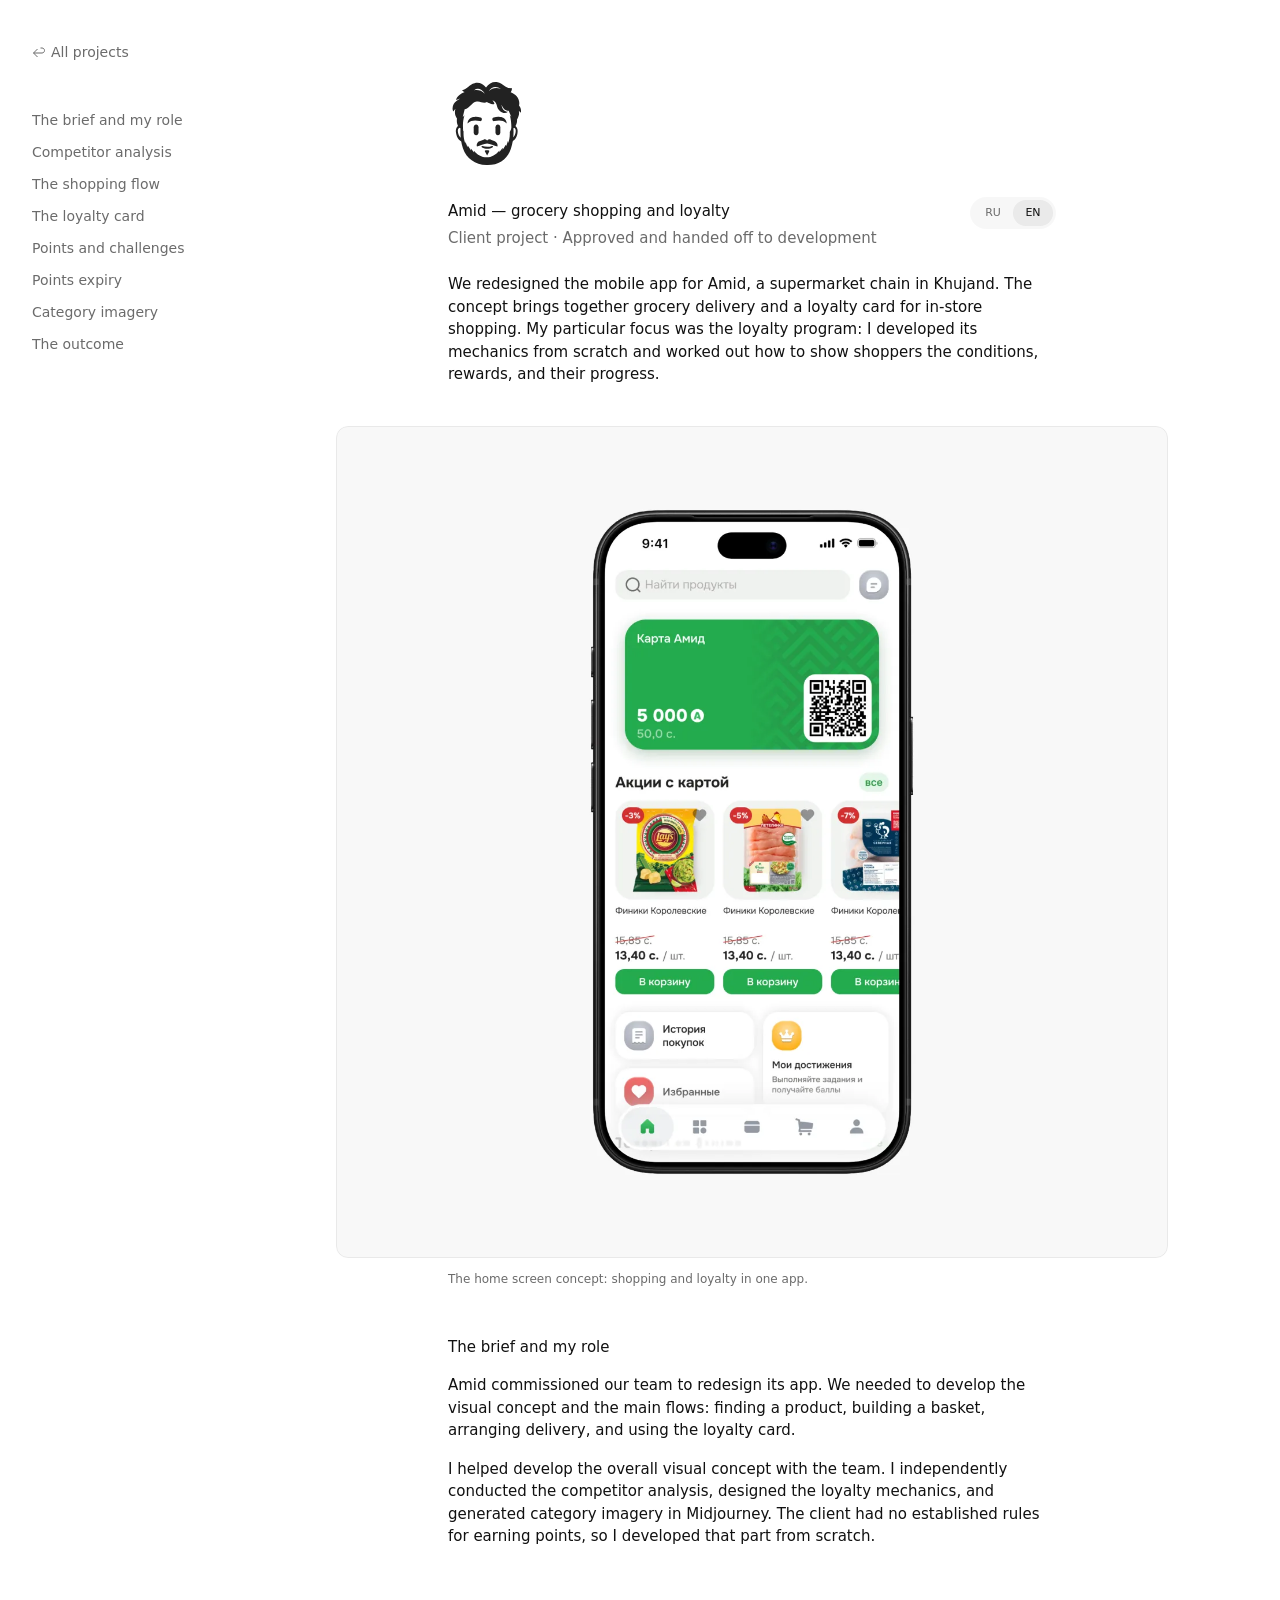
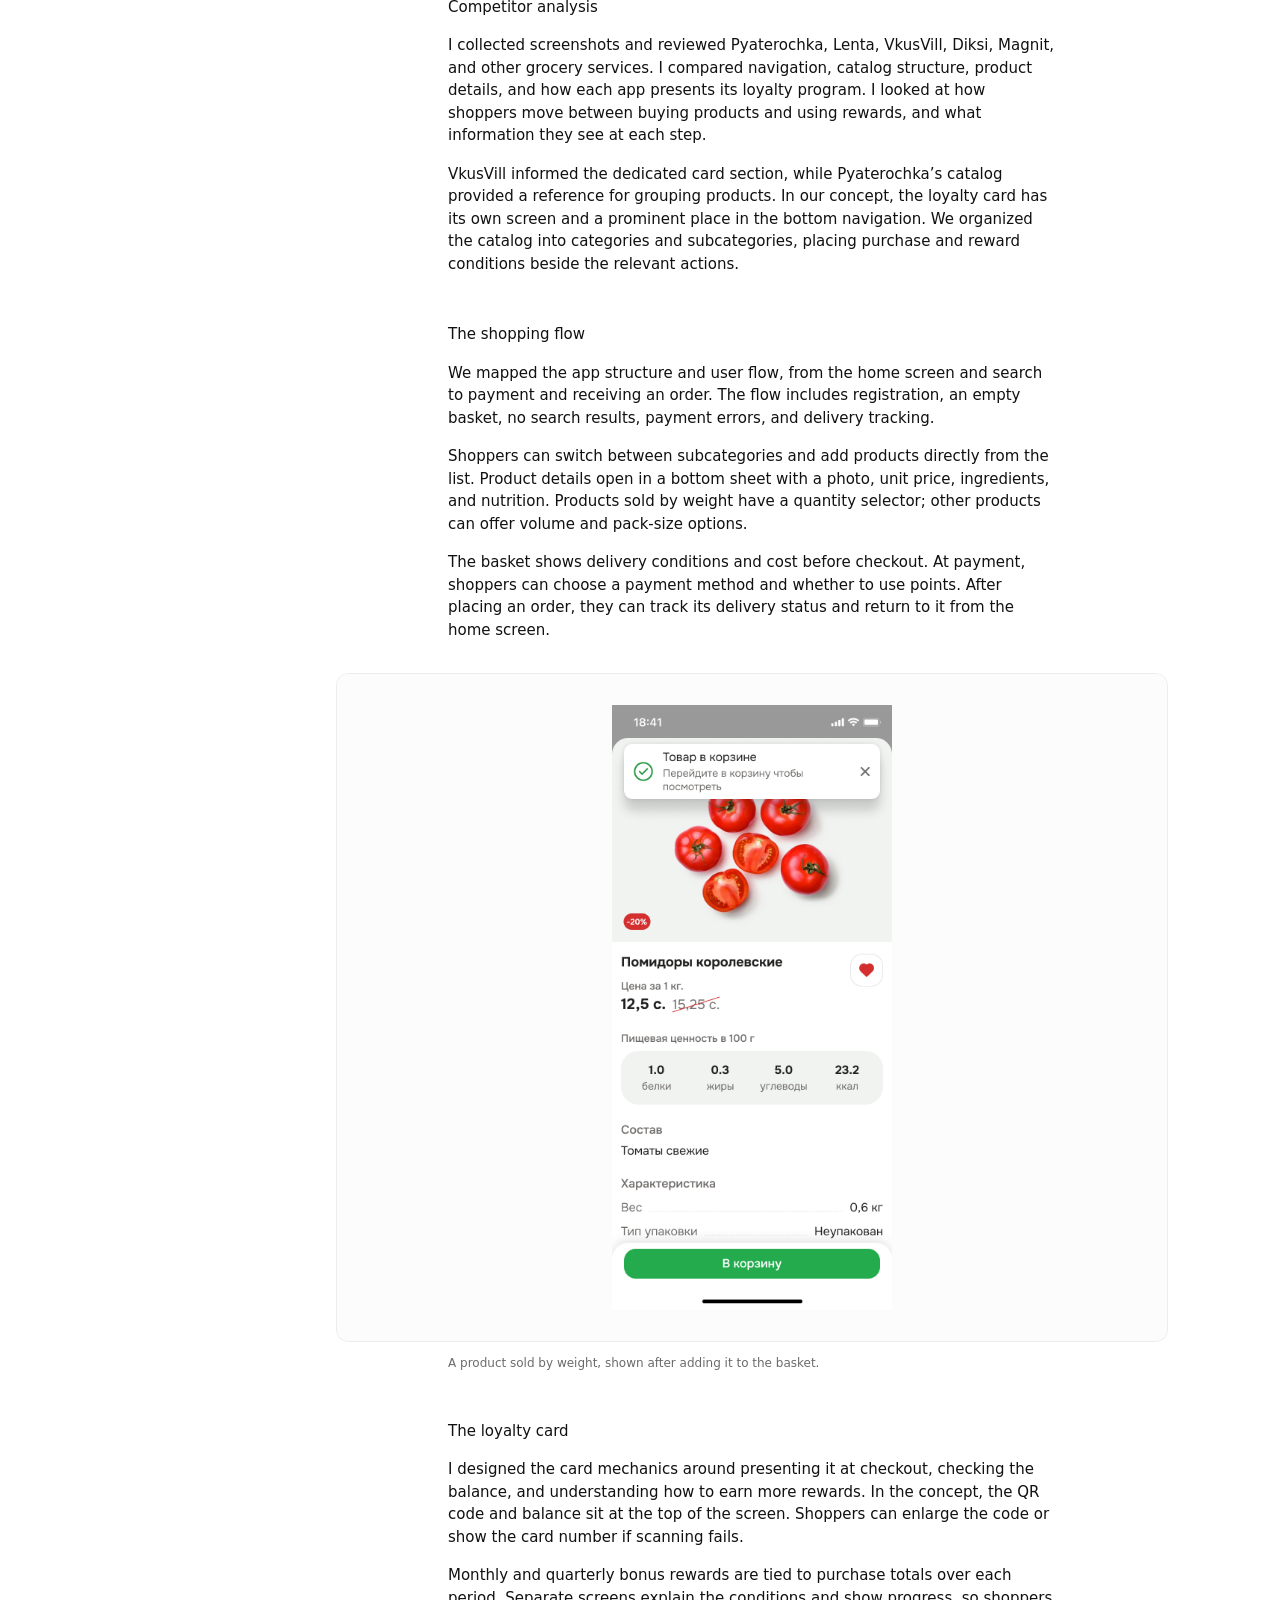
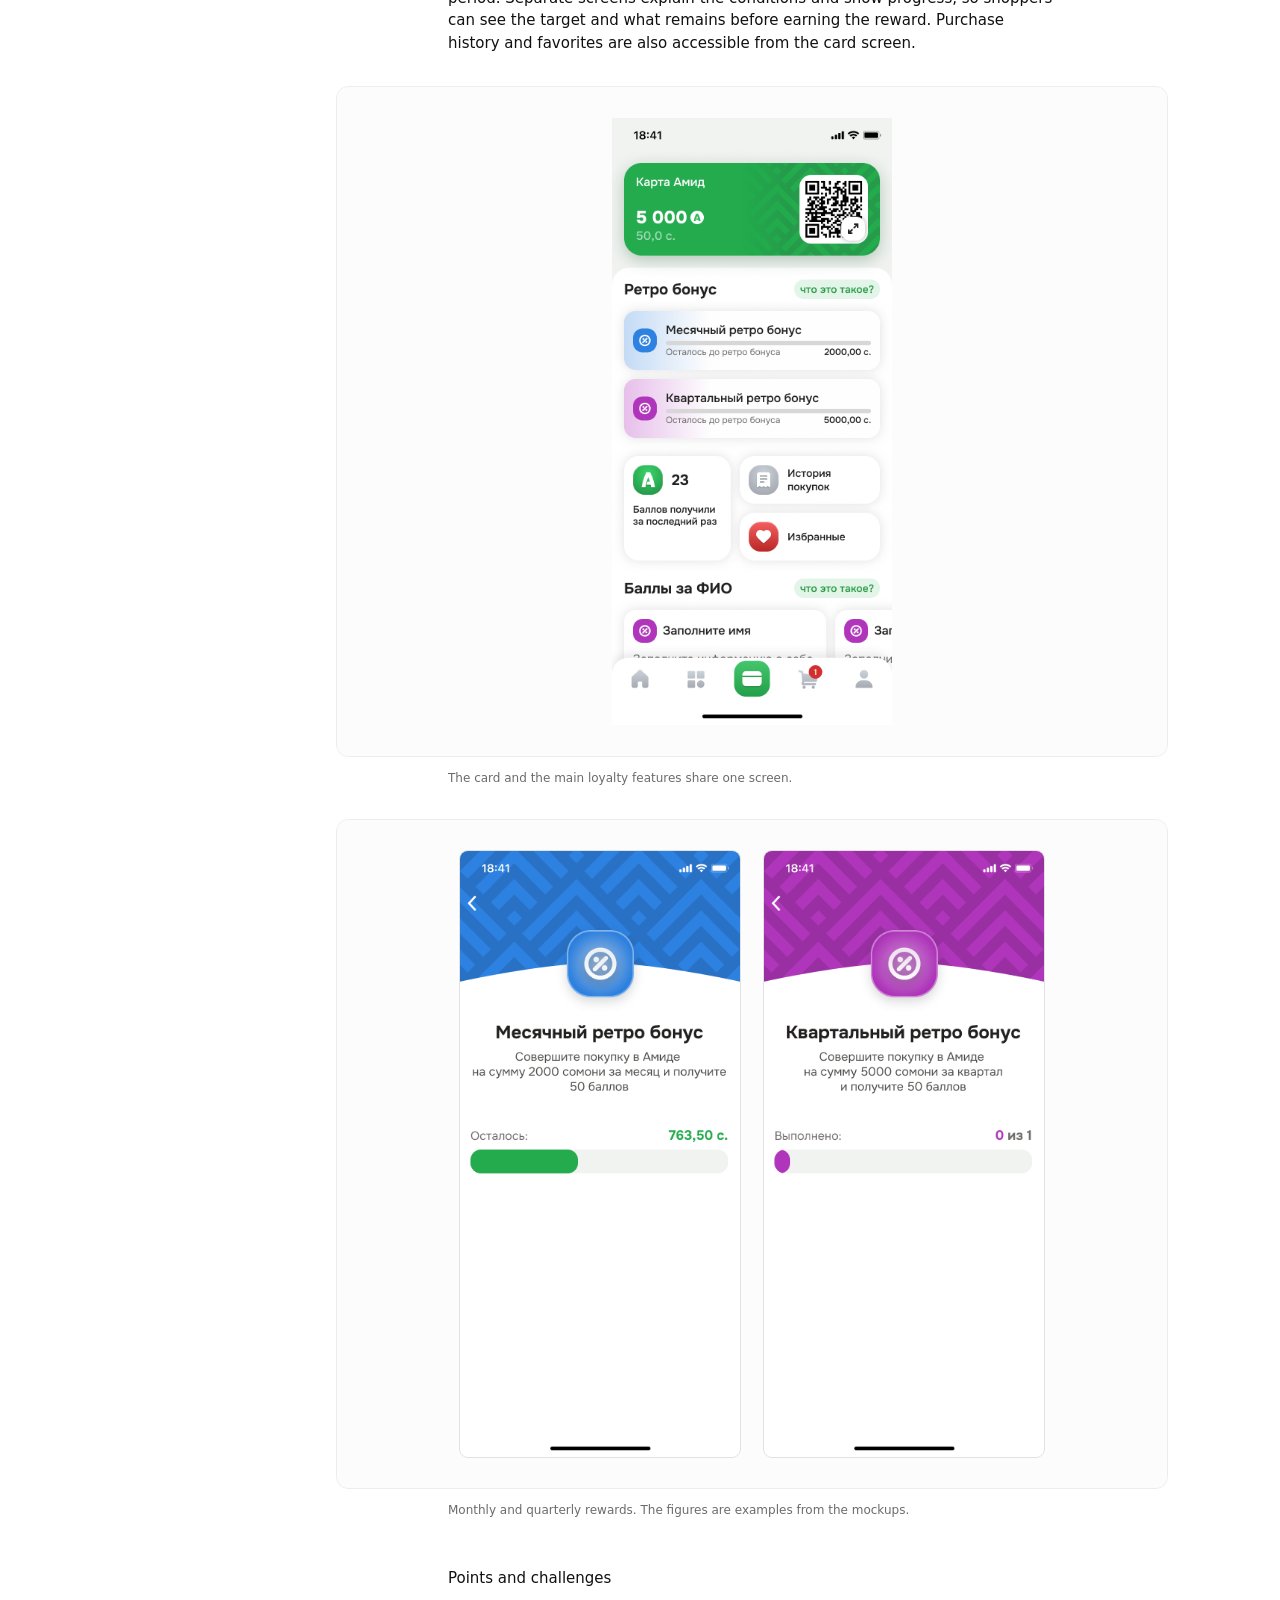
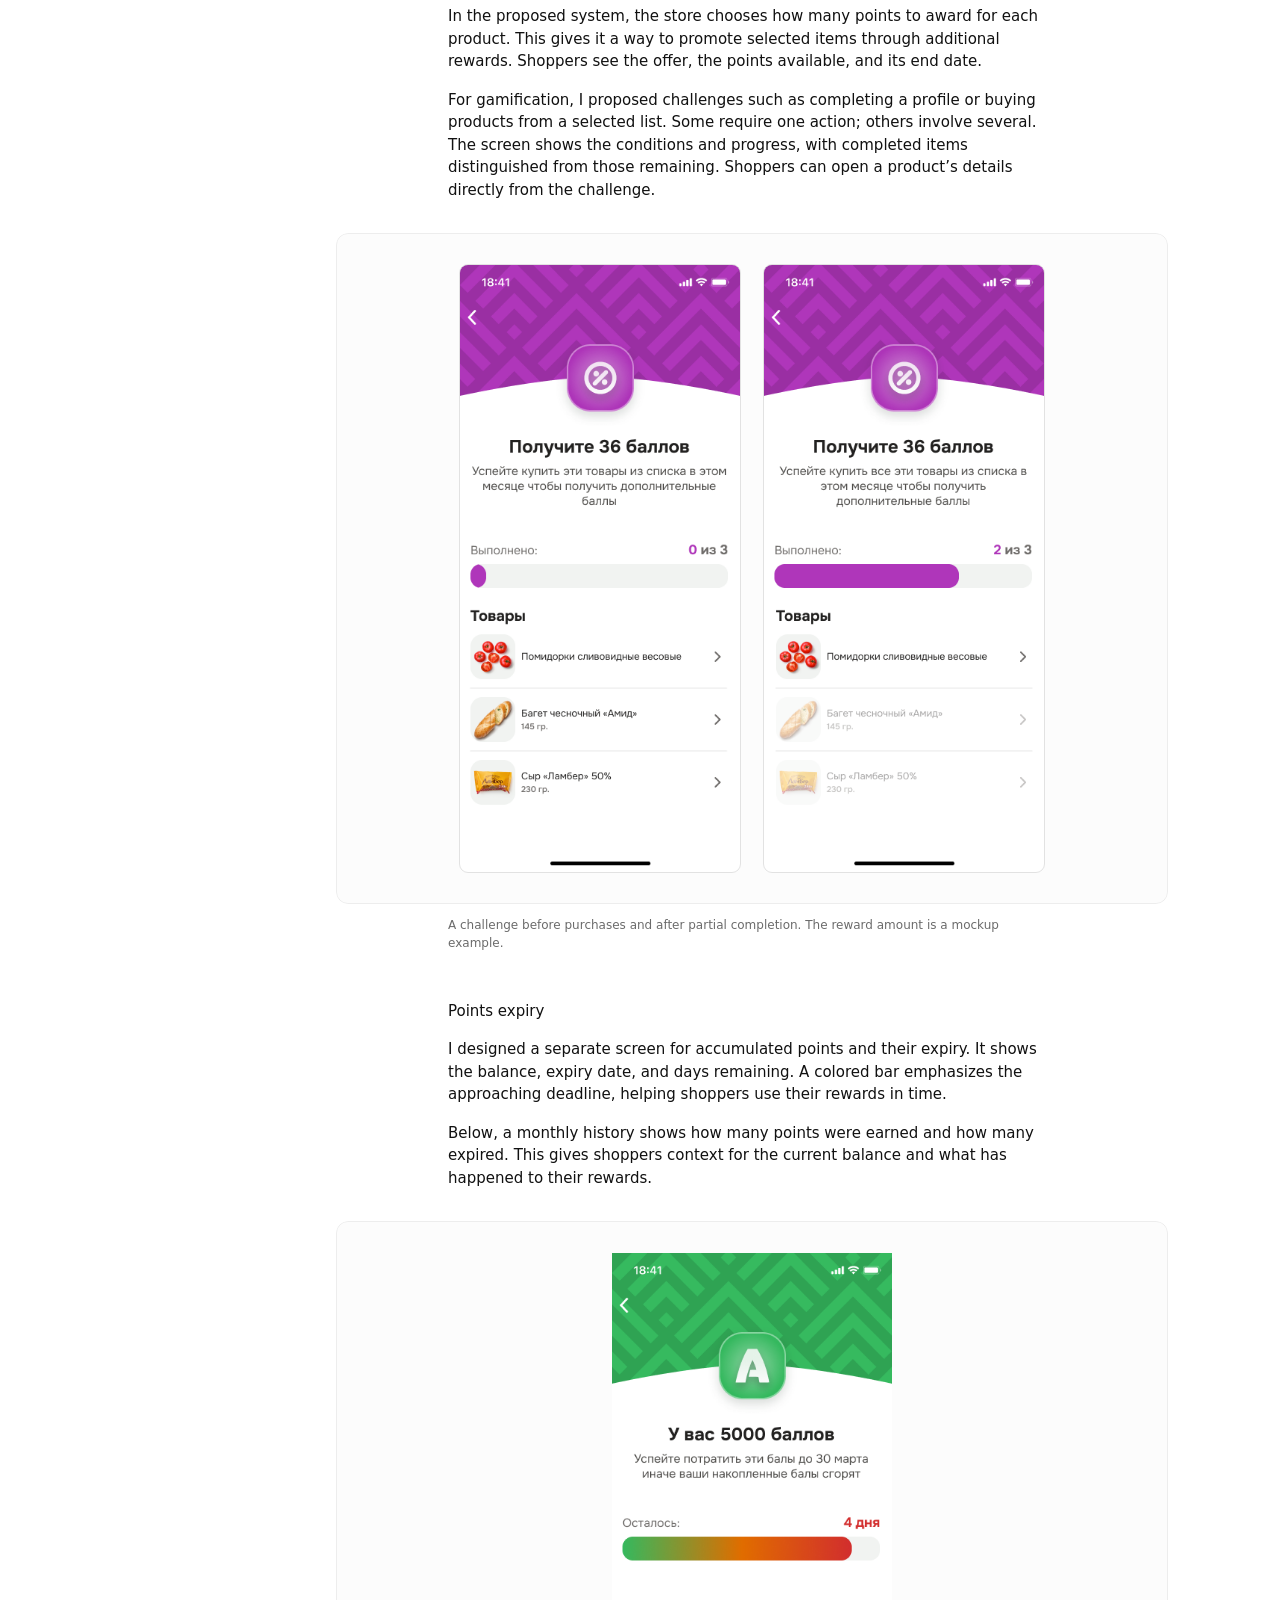
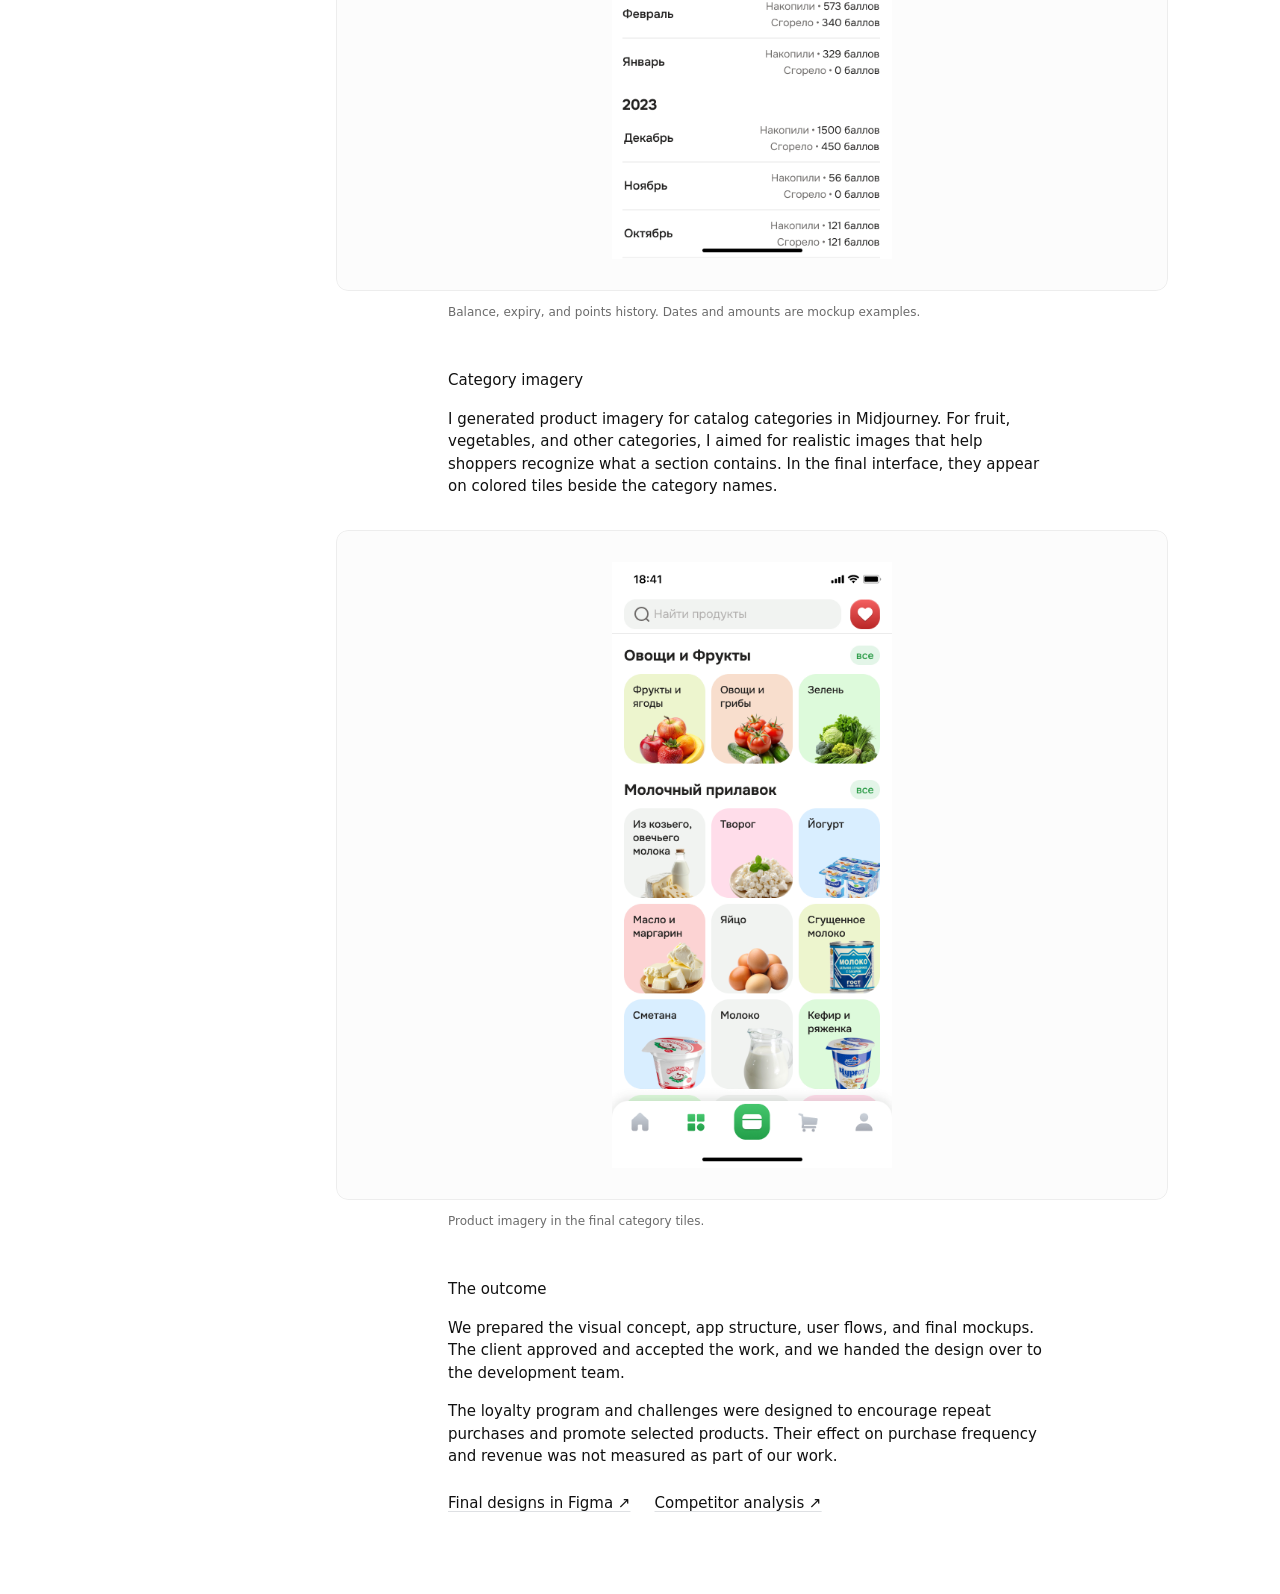
<file: work/amid/index.html>
<!DOCTYPE html>
<html lang="en" class="case-document">
<head>
    <meta charset="UTF-8">
    <meta name="viewport" content="width=device-width, initial-scale=1.0">
    <title data-ru="Амид — покупки и программа лояльности · Mirzomansur Okhunov">Amid — grocery shopping and loyalty · Mirzomansur Okhunov</title>
    <meta name="description" content="A client redesign for Amid: grocery shopping, loyalty mechanics built from scratch, and category imagery created with Midjourney. Approved and handed off to development." data-ru-content="Клиентский редизайн приложения «Амид»: покупка продуктов, программа лояльности с нуля и изображения категорий в Midjourney. Дизайн согласован и передан в разработку.">
    <link rel="icon" href="../../favicon.ico" type="image/x-icon">
    <link rel="canonical" href="https://mirzo.works/work/amid/">
    <link rel="apple-touch-icon" href="../../assets/apple-touch-icon.png">
    <meta property="og:type" content="article">
    <meta property="og:url" content="https://mirzo.works/work/amid/">
    <meta property="og:site_name" content="Mirzomansur Okhunov">
    <meta property="og:title" content="Amid — grocery shopping and loyalty">
    <meta property="og:description" content="A client redesign for Amid: grocery shopping, loyalty mechanics built from scratch, and category imagery created with Midjourney. Approved and handed off to development.">
    <meta property="og:image" content="https://mirzo.works/assets/amid/og-image.jpg">
    <meta property="og:image:width" content="1200">
    <meta property="og:image:height" content="630">
    <meta name="twitter:card" content="summary_large_image">
    <meta name="twitter:site" content="@mirzookhnv">
    <link rel="stylesheet" href="../../style/variables.css">
    <link rel="stylesheet" href="../../style/styles.css">
    <link rel="stylesheet" href="../../style/article.css">
    <script src="../../js/article.js" defer></script>
    <script src="../../js/avatar.js" type="module"></script>
</head>
<body>
    <nav class="case-navigation" aria-label="Case study navigation" data-ru-aria-label="Навигация по кейсу">
        <a class="case-back" href="../../#side-projects"><svg width="14" height="14" viewBox="0 0 14 14" fill="none" aria-hidden="true"><path d="M5.5 4L1.5 8M1.5 8L5.5 12M1.5 8H10C11.3807 8 12.5 6.88071 12.5 5.5V5.5C12.5 4.11929 11.3807 3 10 3H8.5" stroke="currentColor"/></svg><span data-ru="Все проекты">All projects</span></a>
        <div class="case-toc">
            <a href="#task" data-ru="Задача и моя роль">The brief and my role</a>
            <a href="#research" data-ru="Анализ конкурентов">Competitor analysis</a>
            <a href="#shopping" data-ru="Путь покупки">The shopping flow</a>
            <a href="#loyalty" data-ru="Карта лояльности">The loyalty card</a>
            <a href="#rewards" data-ru="Баллы и задания">Points and challenges</a>
            <a href="#expiry" data-ru="Срок действия бонусов">Points expiry</a>
            <a href="#imagery" data-ru="Изображения категорий">Category imagery</a>
            <a href="#outcome" data-ru="Результат">The outcome</a>
        </div>
    </nav>
    <main class="container case-page">
        <header class="case-identity">
            <img class="intro__avatar" src="../../assets/avatar.svg" width="80" height="88" alt="">
        </header>
        <article class="case-article" aria-labelledby="case-title">
            <header class="case-header" id="overview" tabindex="-1" data-reveal>
                <div class="case-title-row">
                    <h1 id="case-title" data-ru="Амид — покупки и программа лояльности">Amid — grocery shopping and loyalty</h1>
                    <div class="case-language" role="group" aria-label="Article language" data-ru-aria-label="Язык статьи" data-language="en" hidden>
                        <label><input type="radio" name="article-language" value="ru" aria-label="Русский" lang="ru"><span>RU</span></label>
                        <label><input type="radio" name="article-language" value="en" aria-label="English" lang="en" checked><span>EN</span></label>
                    </div>
                </div>
                <p class="case-meta" data-ru="Клиентский проект · Согласован и передан в разработку">Client project · Approved and handed off to development</p>
                <p class="case-lead" data-ru="Для сети супермаркетов «Амид» в Худжанде мы разработали редизайн мобильного приложения. В концепте связали заказ продуктов с доставкой и использование бонусной карты в магазине. Моей отдельной задачей стала программа лояльности: я придумал её механику с нуля и продумал, как показать покупателю условия, награды и прогресс.">We redesigned the mobile app for Amid, a supermarket chain in Khujand. The concept brings together grocery delivery and a loyalty card for in-store shopping. My particular focus was the loyalty program: I developed its mechanics from scratch and worked out how to show shoppers the conditions, rewards, and their progress.</p>
            </header>

            <figure class="case-figure" data-reveal>
                <a class="case-media" href="../../assets/amid/cover.png" target="_blank" rel="noopener" aria-label="Open the Amid app cover at full size" data-ru-aria-label="Открыть обложку приложения «Амид» в полном размере">
                    <img src="../../assets/amid/cover.webp" width="1440" height="1440" alt="Amid app concept on a phone: a loyalty card, product offers, purchase history, and achievements." data-ru-alt="Концепт приложения «Амид» на телефоне: бонусная карта, предложения товаров, история покупок и достижения." fetchpriority="high" decoding="async">
                </a>
                <figcaption data-ru="Главный экран концепта: покупки и программа лояльности в одном приложении.">The home screen concept: shopping and loyalty in one app.</figcaption>
            </figure>

            <section class="case-section" id="task" tabindex="-1" data-case-section data-reveal>
                <h2 data-ru="Задача и моя роль">The brief and my role</h2>
                <p data-ru="«Амид» обратился к нашей команде за редизайном приложения. Нужно было проработать его визуальную концепцию и основные сценарии: найти продукт, собрать корзину, оформить доставку и воспользоваться картой лояльности.">Amid commissioned our team to redesign its app. We needed to develop the visual concept and the main flows: finding a product, building a basket, arranging delivery, and using the loyalty card.</p>
                <p data-ru="Я участвовал в создании общей визуальной концепции вместе с командой. Самостоятельно провёл анализ конкурентов, разработал механику бонусной программы и генерировал изображения для категорий каталога в Midjourney. У заказчика ещё не было готовых правил начисления бонусов, поэтому эту часть я продумывал с нуля.">I helped develop the overall visual concept with the team. I independently conducted the competitor analysis, designed the loyalty mechanics, and generated category imagery in Midjourney. The client had no established rules for earning points, so I developed that part from scratch.</p>
            </section>

            <section class="case-section" id="research" tabindex="-1" data-case-section data-reveal>
                <h2 data-ru="Анализ конкурентов">Competitor analysis</h2>
                <p data-ru="Я собрал скриншоты и разобрал приложения Пятёрочки, Ленты, ВкусВилла, Дикси, Магнита и других продуктовых сервисов. Сравнивал навигацию, структуру каталога, карточки товаров и способы показать программу лояльности. Меня интересовало, как человек переходит между покупкой и бонусами и какая информация доступна на каждом шаге.">I collected screenshots and reviewed Pyaterochka, Lenta, VkusVill, Diksi, Magnit, and other grocery services. I compared navigation, catalog structure, product details, and how each app presents its loyalty program. I looked at how shoppers move between buying products and using rewards, and what information they see at each step.</p>
                <p data-ru="ВкусВилл стал ориентиром для отдельного раздела карты, а каталог Пятёрочки — для группировки товаров. В нашем концепте бонусная карта получила собственный экран и заметное место в нижней навигации. Каталог разделили на категории и подкатегории, а условия покупки и бонусов разместили рядом с соответствующими действиями.">VkusVill informed the dedicated card section, while Pyaterochka’s catalog provided a reference for grouping products. In our concept, the loyalty card has its own screen and a prominent place in the bottom navigation. We organized the catalog into categories and subcategories, placing purchase and reward conditions beside the relevant actions.</p>
            </section>

            <section class="case-section" id="shopping" tabindex="-1" data-case-section data-reveal>
                <h2 data-ru="Путь покупки">The shopping flow</h2>
                <p data-ru="Мы проработали структуру приложения и user flow: от главного экрана и поиска до оплаты и получения заказа. В схеме учли регистрацию, пустую корзину, отсутствие результатов поиска, ошибку оплаты и отслеживание доставки.">We mapped the app structure and user flow, from the home screen and search to payment and receiving an order. The flow includes registration, an empty basket, no search results, payment errors, and delivery tracking.</p>
                <p data-ru="В каталоге можно переходить между подкатегориями и добавлять товары прямо из списка. Подробности продукта открываются в нижней панели: фотография, цена за единицу, состав и пищевая ценность. Для весовых товаров предусмотрели выбор количества, а для других продуктов — варианты объёма и фасовки.">Shoppers can switch between subcategories and add products directly from the list. Product details open in a bottom sheet with a photo, unit price, ingredients, and nutrition. Products sold by weight have a quantity selector; other products can offer volume and pack-size options.</p>
                <p data-ru="В корзине условия и стоимость доставки видны до оформления заказа. На этапе оплаты можно выбрать способ оплаты и использование баллов. После оформления пользователь видит статус доставки и может вернуться к нему с главного экрана.">The basket shows delivery conditions and cost before checkout. At payment, shoppers can choose a payment method and whether to use points. After placing an order, they can track its delivery status and return to it from the home screen.</p>
            </section>
            <figure class="case-figure" data-reveal>
                <a class="case-media case-media--phone" href="../../assets/amid/weight.png" target="_blank" rel="noopener" aria-label="Open the product detail screen at full size" data-ru-aria-label="Открыть карточку товара в полном размере">
                    <img src="../../assets/amid/weight.png" width="375" height="810" alt="A product bottom sheet with price per kilogram, nutrition, weight, and confirmation that the product is in the basket." data-ru-alt="Карточка товара в нижней панели: цена за килограмм, пищевая ценность, вес и подтверждение добавления в корзину." loading="lazy" decoding="async">
                </a>
                <figcaption data-ru="Карточка весового товара после добавления в корзину.">A product sold by weight, shown after adding it to the basket.</figcaption>
            </figure>

            <section class="case-section" id="loyalty" tabindex="-1" data-case-section data-reveal>
                <h2 data-ru="Карта лояльности">The loyalty card</h2>
                <p data-ru="Я продумал механику карты так, чтобы покупатель мог предъявить её на кассе, проверить баланс и понять, как получить дополнительные бонусы. В концепте QR-код и накопления собраны в верхней части экрана. Код можно увеличить, а если он не считывается — предъявить номер карты.">I designed the card mechanics around presenting it at checkout, checking the balance, and understanding how to earn more rewards. In the concept, the QR code and balance sit at the top of the screen. Shoppers can enlarge the code or show the card number if scanning fails.</p>
                <p data-ru="Месячный и квартальный ретробонусы связаны с суммой покупок за соответствующий период. Их условия и прогресс вынесены на отдельные экраны: покупатель видит цель и сколько осталось до награды. Рядом с картой также доступны история покупок и избранное.">Monthly and quarterly bonus rewards are tied to purchase totals over each period. Separate screens explain the conditions and show progress, so shoppers can see the target and what remains before earning the reward. Purchase history and favorites are also accessible from the card screen.</p>
            </section>
            <figure class="case-figure" data-reveal>
                <a class="case-media case-media--phone" href="../../assets/amid/loyalty-card.png" target="_blank" rel="noopener" aria-label="Open the loyalty card screen at full size" data-ru-aria-label="Открыть экран карты лояльности в полном размере">
                    <img src="../../assets/amid/loyalty-card.png" width="375" height="812" alt="The loyalty card screen with a QR code, points balance, monthly and quarterly rewards, purchase history, and challenges." data-ru-alt="Экран карты лояльности: QR-код, баланс, месячный и квартальный ретробонусы, история покупок и задания." loading="lazy" decoding="async">
                </a>
                <figcaption data-ru="Карта и основные возможности программы лояльности собраны на одном экране.">The card and the main loyalty features share one screen.</figcaption>
            </figure>
            <figure class="case-figure" data-reveal>
                <div class="case-media case-media--screens">
                    <a href="../../assets/amid/monthly-bonus.png" target="_blank" rel="noopener" aria-label="Open the monthly reward screen at full size" data-ru-aria-label="Открыть экран месячного ретробонуса в полном размере">
                        <img src="../../assets/amid/monthly-bonus.png" width="375" height="812" alt="Monthly reward conditions and a progress bar showing the amount remaining." data-ru-alt="Условия месячного ретробонуса и прогресс с оставшейся суммой покупок." loading="lazy" decoding="async">
                    </a>
                    <a href="../../assets/amid/quarterly-bonus.png" target="_blank" rel="noopener" aria-label="Open the quarterly reward screen at full size" data-ru-aria-label="Открыть экран квартального ретробонуса в полном размере">
                        <img src="../../assets/amid/quarterly-bonus.png" width="375" height="812" alt="Quarterly reward conditions and progress toward the purchase target." data-ru-alt="Условия квартального ретробонуса и прогресс до цели по сумме покупок." loading="lazy" decoding="async">
                    </a>
                </div>
                <figcaption data-ru="Месячный и квартальный ретробонусы. Числа показаны как примеры из макетов.">Monthly and quarterly rewards. The figures are examples from the mockups.</figcaption>
            </figure>

            <section class="case-section" id="rewards" tabindex="-1" data-case-section data-reveal>
                <h2 data-ru="Баллы и задания">Points and challenges</h2>
                <p data-ru="В предложенной механике магазин сам определяет, сколько баллов начислять за покупку конкретного товара. Это даёт ему возможность продвигать выбранные позиции дополнительной наградой. Покупатель видит предложение, количество баллов и срок действия.">In the proposed system, the store chooses how many points to award for each product. This gives it a way to promote selected items through additional rewards. Shoppers see the offer, the points available, and its end date.</p>
                <p data-ru="Для геймификации я предложил задания: заполнить профиль или купить товары из определённого списка. Одни задания требуют одного действия, другие — нескольких. Экран показывает условия и прогресс, а выполненные пункты отличаются от оставшихся. Из задания можно открыть карточку нужного товара.">For gamification, I proposed challenges such as completing a profile or buying products from a selected list. Some require one action; others involve several. The screen shows the conditions and progress, with completed items distinguished from those remaining. Shoppers can open a product’s details directly from the challenge.</p>
            </section>
            <figure class="case-figure" data-reveal>
                <div class="case-media case-media--screens">
                    <a href="../../assets/amid/task-start.png" target="_blank" rel="noopener" aria-label="Open the challenge before progress at full size" data-ru-aria-label="Открыть задание до выполнения покупок в полном размере">
                        <img src="../../assets/amid/task-start.png" width="375" height="812" alt="A challenge to buy three selected products, with zero items completed and a points reward." data-ru-alt="Задание на покупку трёх выбранных товаров: ни один пункт ещё не выполнен, указана награда в баллах." loading="lazy" decoding="async">
                    </a>
                    <a href="../../assets/amid/task-progress.png" target="_blank" rel="noopener" aria-label="Open the challenge with progress at full size" data-ru-aria-label="Открыть задание с прогрессом в полном размере">
                        <img src="../../assets/amid/task-progress.png" width="375" height="812" alt="The same challenge with two of three products completed and one purchase remaining." data-ru-alt="То же задание: выполнены два пункта из трёх, осталась покупка одного товара." loading="lazy" decoding="async">
                    </a>
                </div>
                <figcaption data-ru="Задание до покупок и после выполнения части условий. Размер награды — пример из макета.">A challenge before purchases and after partial completion. The reward amount is a mockup example.</figcaption>
            </figure>

            <section class="case-section" id="expiry" tabindex="-1" data-case-section data-reveal>
                <h2 data-ru="Срок действия бонусов">Points expiry</h2>
                <p data-ru="Для накопленных баллов я предусмотрел отдельный экран со сроком действия. На нём видны баланс, дата сгорания и количество оставшихся дней. Цветная шкала подчёркивает приближение срока, чтобы покупатель мог вовремя воспользоваться бонусами.">I designed a separate screen for accumulated points and their expiry. It shows the balance, expiry date, and days remaining. A colored bar emphasizes the approaching deadline, helping shoppers use their rewards in time.</p>
                <p data-ru="Ниже показана история по месяцам: сколько баллов начислено и сколько сгорело. Так рядом с текущим балансом есть объяснение того, что происходило с накоплениями.">Below, a monthly history shows how many points were earned and how many expired. This gives shoppers context for the current balance and what has happened to their rewards.</p>
            </section>
            <figure class="case-figure" data-reveal>
                <a class="case-media case-media--phone" href="../../assets/amid/points-expiry.png" target="_blank" rel="noopener" aria-label="Open the points expiry screen at full size" data-ru-aria-label="Открыть экран срока действия баллов в полном размере">
                    <img src="../../assets/amid/points-expiry.png" width="375" height="812" alt="Points balance, days remaining before expiry, and monthly earned and expired points history." data-ru-alt="Баланс баллов, оставшиеся дни до сгорания и история начисленных и сгоревших баллов по месяцам." loading="lazy" decoding="async">
                </a>
                <figcaption data-ru="Баланс, срок действия и история баллов. Даты и суммы — примеры из макета.">Balance, expiry, and points history. Dates and amounts are mockup examples.</figcaption>
            </figure>

            <section class="case-section" id="imagery" tabindex="-1" data-case-section data-reveal>
                <h2 data-ru="Изображения категорий">Category imagery</h2>
                <p data-ru="Я генерировал изображения продуктов для категорий каталога в Midjourney. Для фруктов, овощей и других категорий хотел получить реалистичные изображения, которые помогают узнать содержимое раздела по картинке. В финальном интерфейсе они размещены на цветных карточках рядом с названиями.">I generated product imagery for catalog categories in Midjourney. For fruit, vegetables, and other categories, I aimed for realistic images that help shoppers recognize what a section contains. In the final interface, they appear on colored tiles beside the category names.</p>
            </section>
            <figure class="case-figure" data-reveal>
                <a class="case-media case-media--phone" href="../../assets/amid/catalog.png" target="_blank" rel="noopener" aria-label="Open the catalog category screen at full size" data-ru-aria-label="Открыть экран категорий каталога в полном размере">
                    <img src="../../assets/amid/catalog.png" width="375" height="812" alt="Catalog categories with product imagery: fruit and berries, vegetables, greens, and dairy products." data-ru-alt="Категории каталога с изображениями продуктов: фрукты и ягоды, овощи, зелень и молочные продукты." loading="lazy" decoding="async">
                </a>
                <figcaption data-ru="Изображения продуктов внутри финальных карточек категорий.">Product imagery in the final category tiles.</figcaption>
            </figure>

            <section class="case-section" id="outcome" tabindex="-1" data-case-section data-reveal>
                <h2 data-ru="Результат">The outcome</h2>
                <p data-ru="Мы подготовили визуальную концепцию, структуру приложения, пользовательские сценарии и финальные макеты. Заказчик согласовал и принял результат, после чего мы передали дизайн команде разработки.">We prepared the visual concept, app structure, user flows, and final mockups. The client approved and accepted the work, and we handed the design over to the development team.</p>
                <p data-ru="Программа лояльности и задания были задуманы как способы стимулировать повторные покупки и продвигать выбранные товары. Их влияние на количество покупок и выручку в рамках нашей работы не измерялось.">The loyalty program and challenges were designed to encourage repeat purchases and promote selected products. Their effect on purchase frequency and revenue was not measured as part of our work.</p>
                <div class="case-resources" aria-label="Project resources" data-ru-aria-label="Материалы проекта">
                    <a href="https://www.figma.com/design/VbuYrZlcRKAaok3RhNDoA4/Amid?node-id=1-13189" target="_blank" rel="noopener noreferrer" data-ru="Финальные макеты в Figma ↗">Final designs in Figma ↗</a>
                    <a href="https://www.figma.com/design/VbuYrZlcRKAaok3RhNDoA4/Amid?node-id=1-12706" target="_blank" rel="noopener noreferrer" data-ru="Анализ конкурентов ↗">Competitor analysis ↗</a>
                </div>
            </section>
        </article>
    </main>
</body>
</html>
</file>
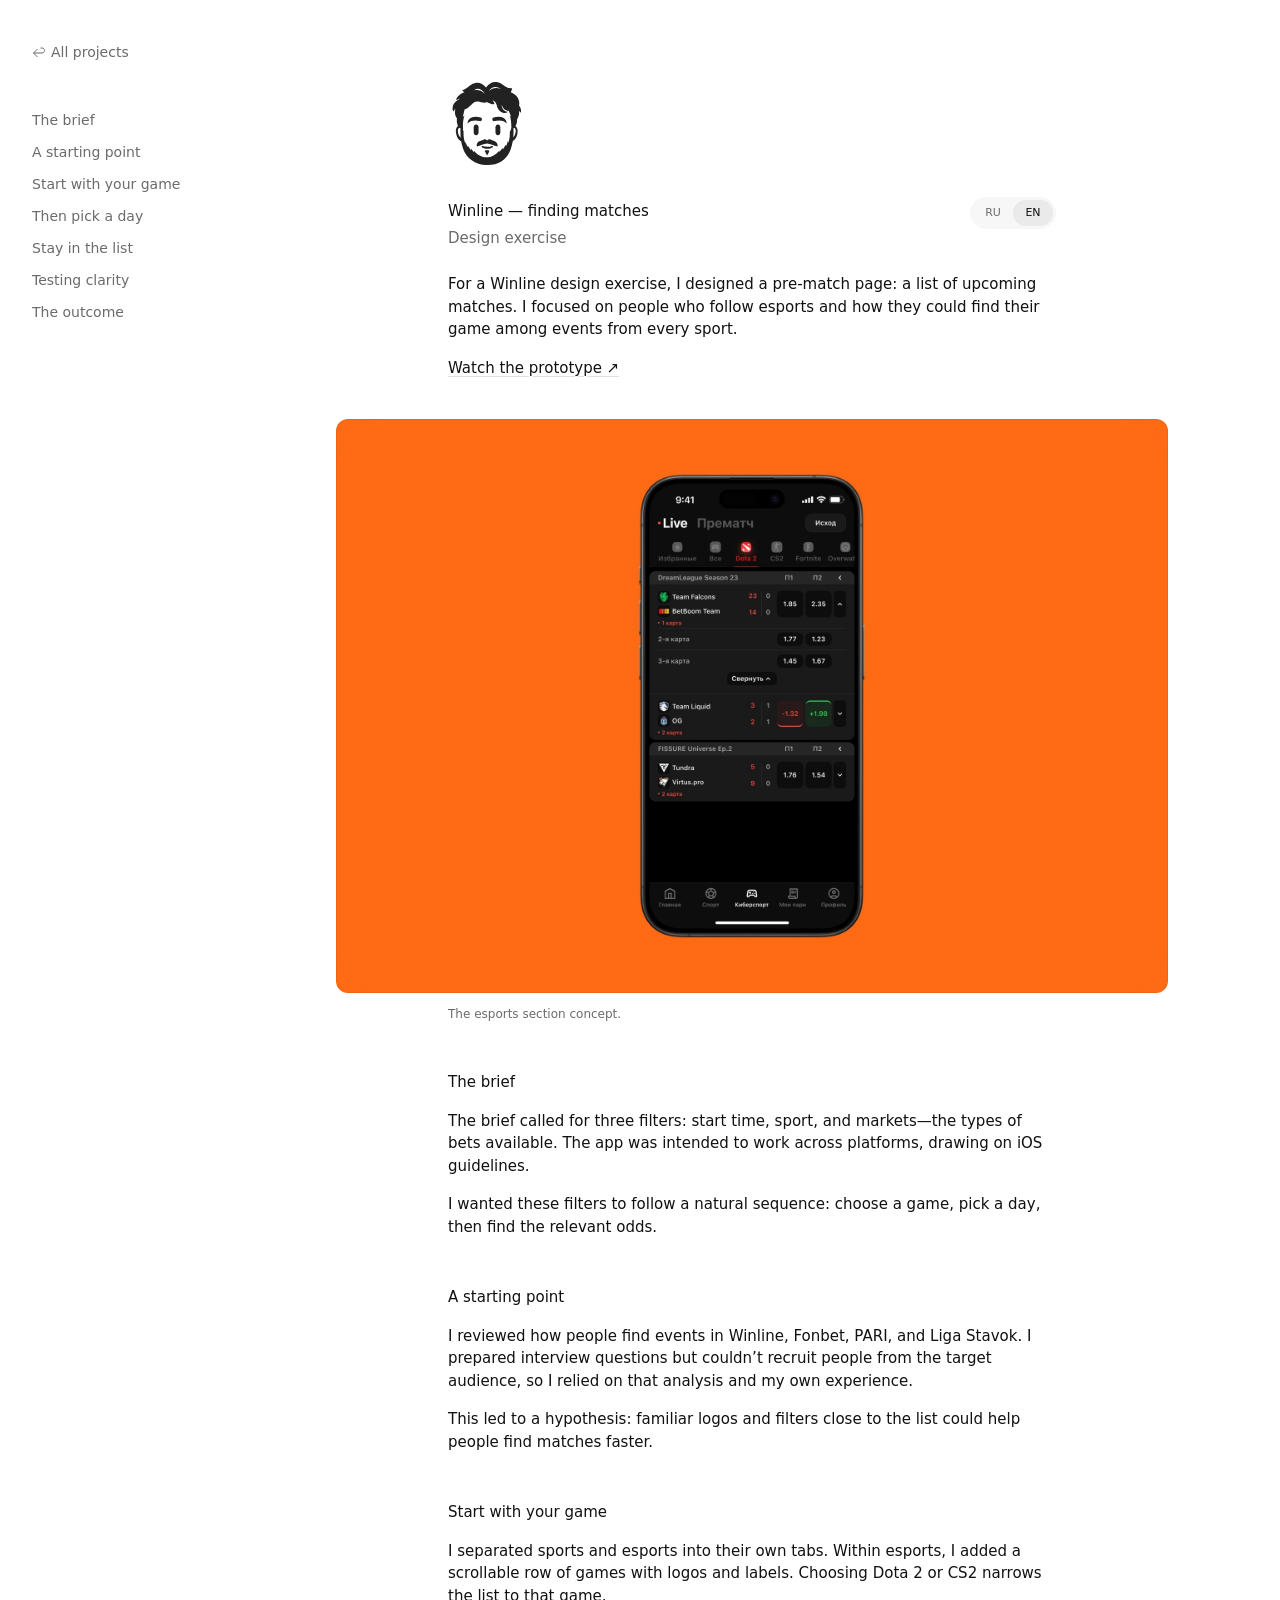
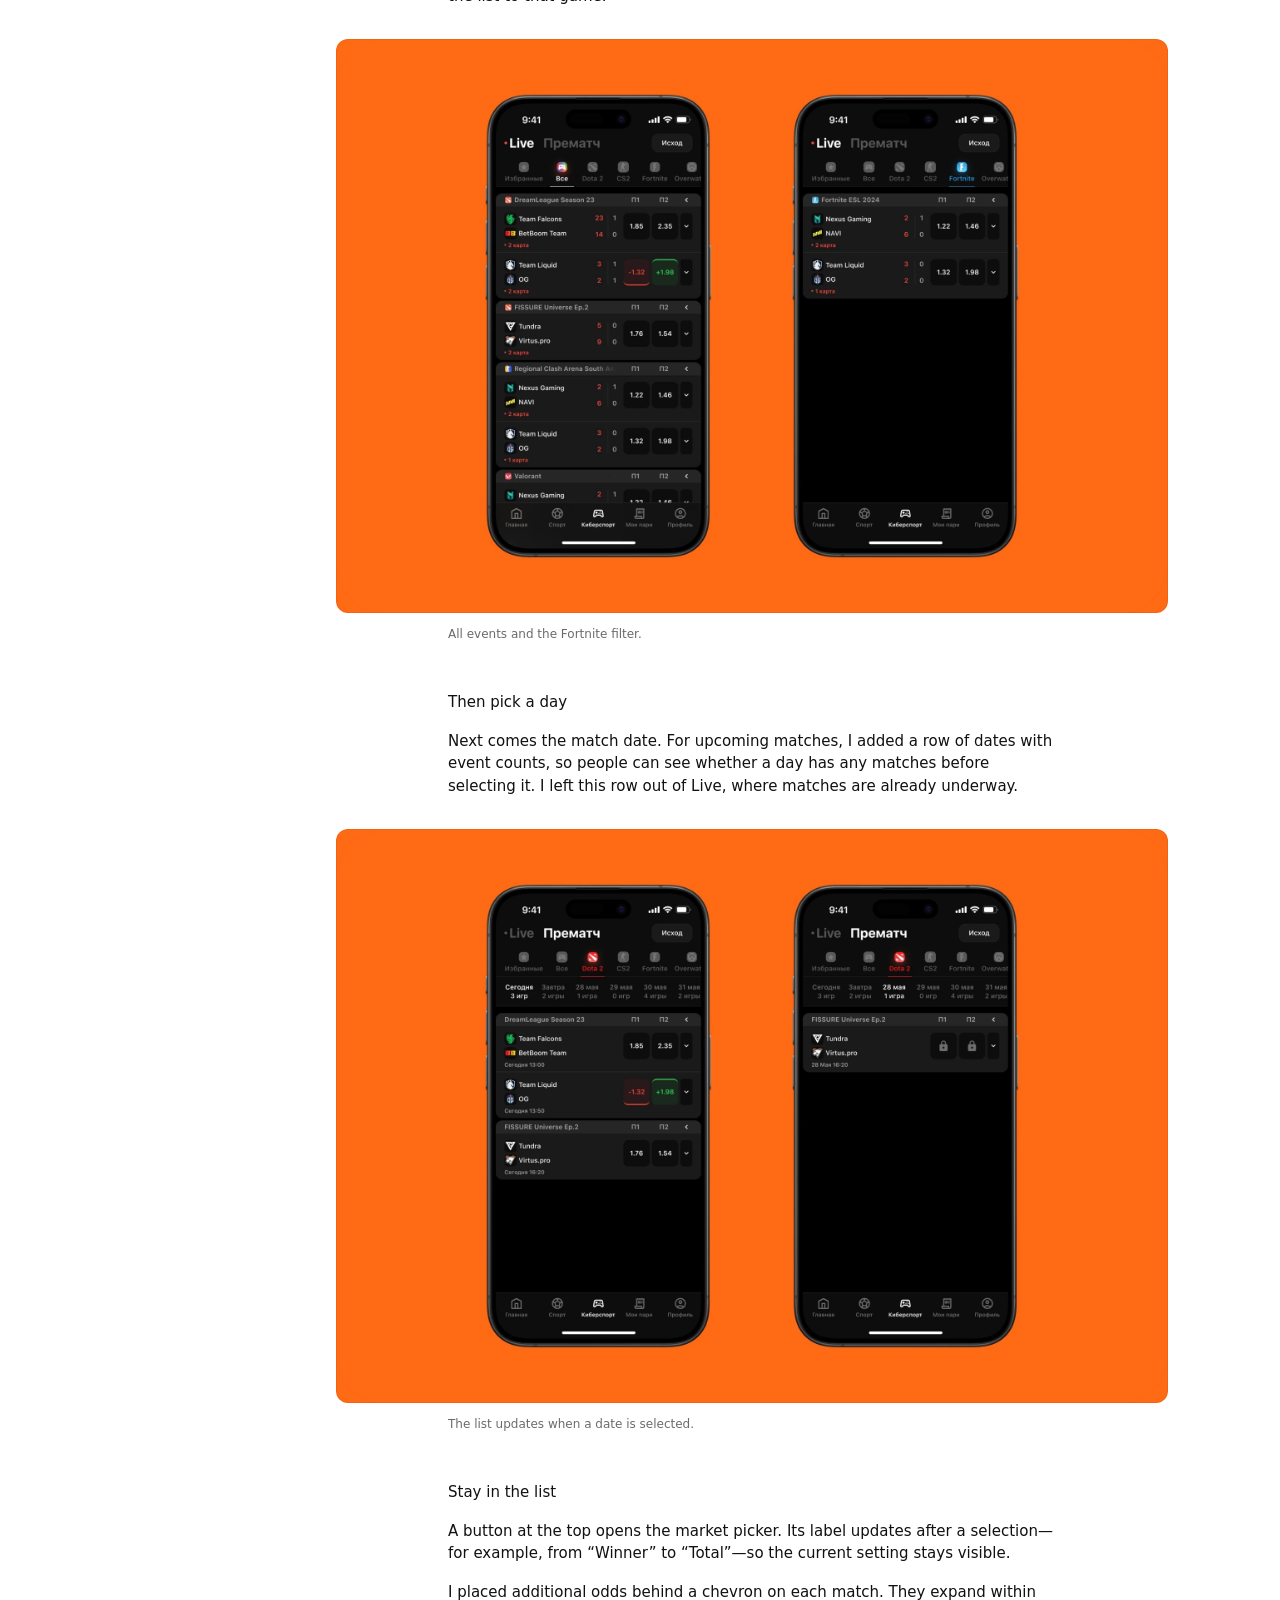
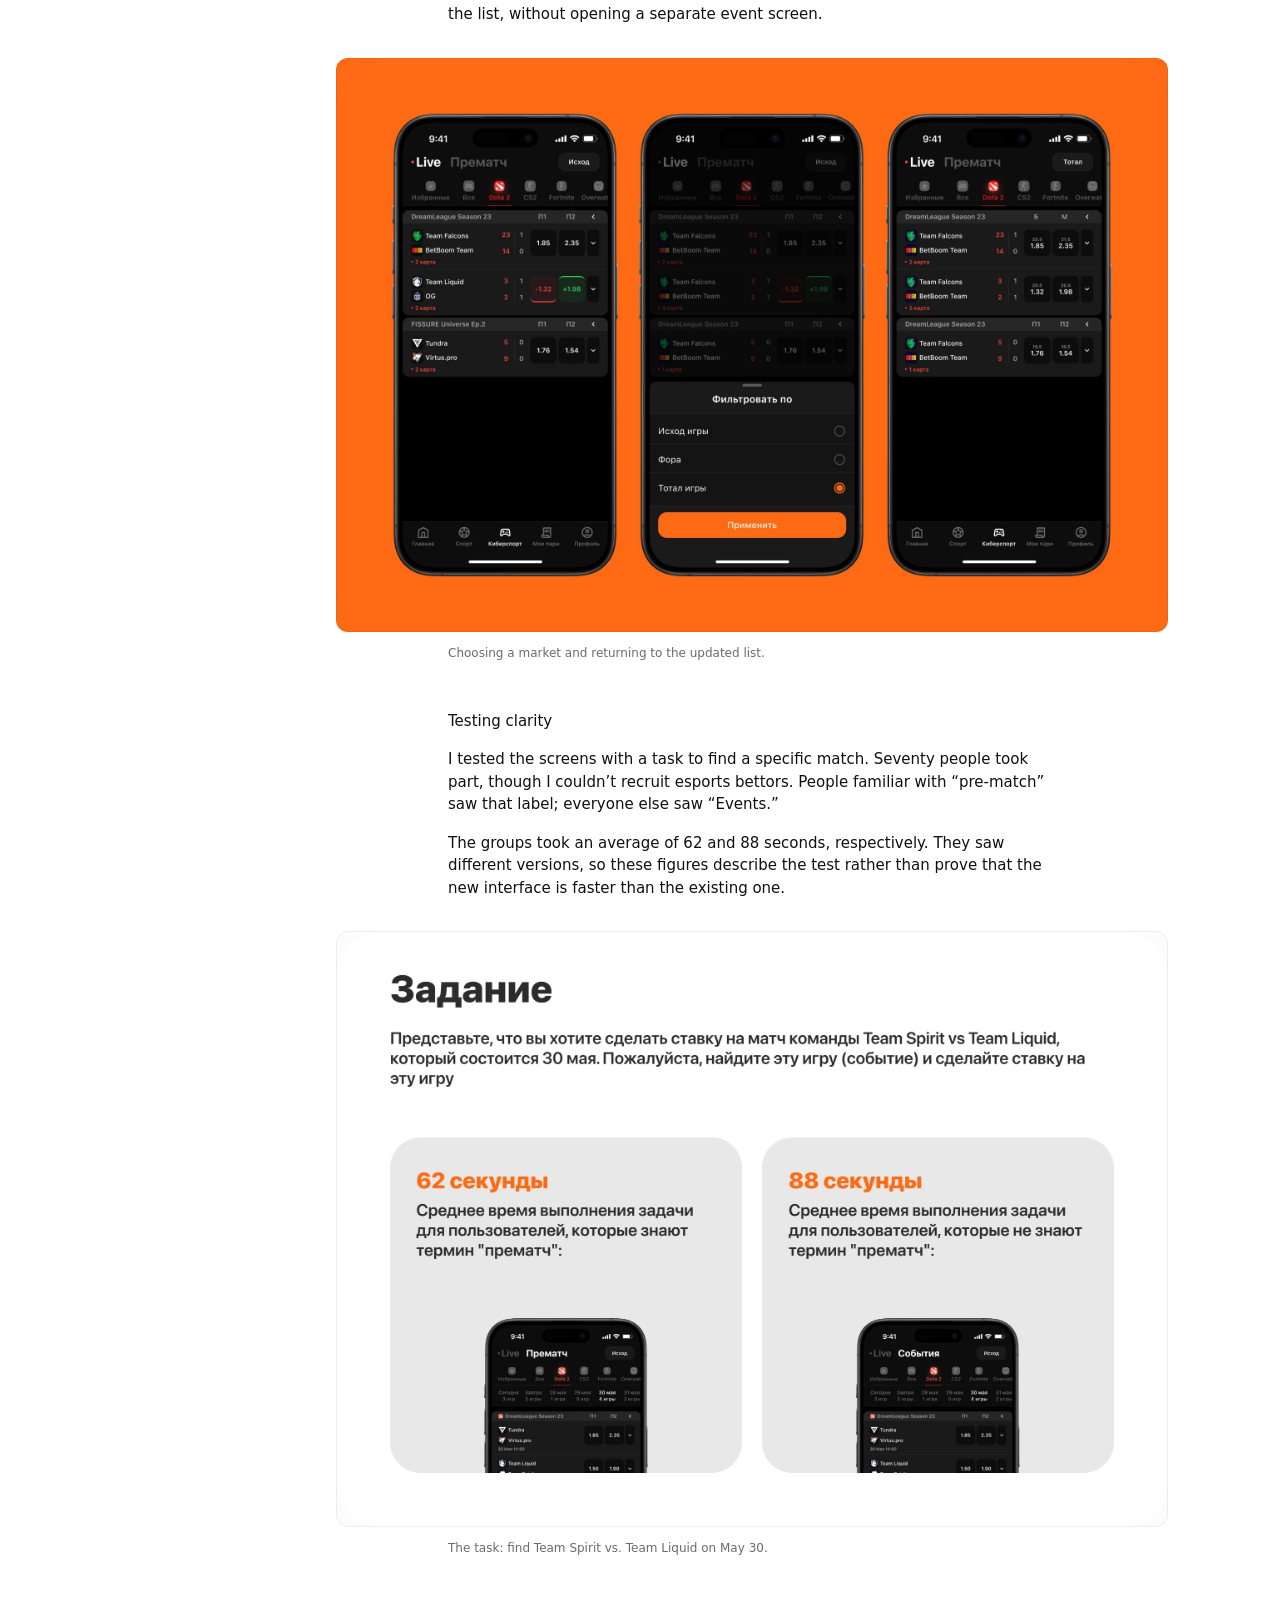
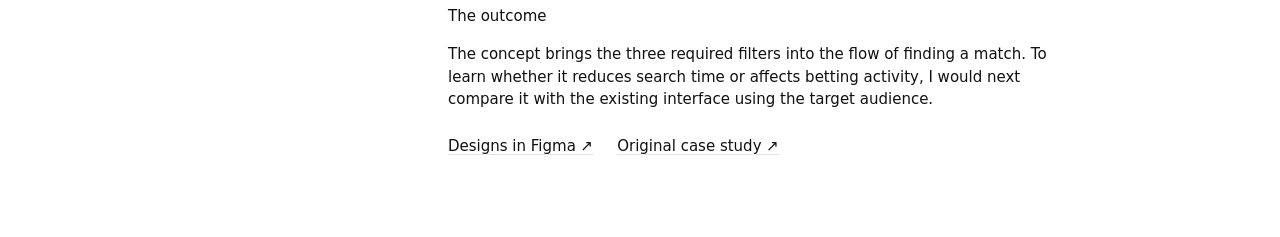
<file: work/winline/index.html>
<!DOCTYPE html>
<html lang="en" class="case-document">
<head>
    <meta charset="UTF-8">
    <meta name="viewport" content="width=device-width, initial-scale=1.0">
    <title data-ru="Winline — поиск событий · Mirzomansur Okhunov">Winline — finding matches · Mirzomansur Okhunov</title>
    <meta name="description" content="A pre-match concept for Winline: esports navigation, event filters, and usability testing." data-ru-content="Концепт страницы прематча для Winline: навигация по киберспорту, фильтры событий и проверка макетов.">
    <link rel="icon" href="../../favicon.ico" type="image/x-icon">
    <link rel="canonical" href="https://mirzo.works/work/winline/">
    <link rel="apple-touch-icon" href="../../assets/apple-touch-icon.png">
    <meta property="og:type" content="article">
    <meta property="og:url" content="https://mirzo.works/work/winline/">
    <meta property="og:site_name" content="Mirzomansur Okhunov">
    <meta property="og:title" content="Winline — finding matches">
    <meta property="og:description" content="A pre-match concept for Winline: esports navigation, event filters, and usability testing.">
    <meta property="og:image" content="https://mirzo.works/assets/winline/og-image.jpg">
    <meta property="og:image:width" content="1200">
    <meta property="og:image:height" content="630">
    <meta name="twitter:card" content="summary_large_image">
    <meta name="twitter:site" content="@mirzookhnv">
    <link rel="stylesheet" href="../../style/variables.css">
    <link rel="stylesheet" href="../../style/styles.css">
    <link rel="stylesheet" href="../../style/article.css">
    <script src="../../js/article.js" defer></script>
    <script src="../../js/avatar.js" type="module"></script>
</head>
<body>
    <nav class="case-navigation" aria-label="Case study navigation" data-ru-aria-label="Навигация по кейсу">
        <a class="case-back" href="../../#side-projects"><svg width="14" height="14" viewBox="0 0 14 14" fill="none" aria-hidden="true"><path d="M5.5 4L1.5 8M1.5 8L5.5 12M1.5 8H10C11.3807 8 12.5 6.88071 12.5 5.5V5.5C12.5 4.11929 11.3807 3 10 3H8.5" stroke="currentColor"/></svg><span data-ru="Все проекты">All projects</span></a>
        <div class="case-toc">
            <a href="#task" data-ru="Задача">The brief</a>
            <a href="#approach" data-ru="Отправная точка">A starting point</a>
            <a href="#games" data-ru="Начать со своей игры">Start with your game</a>
            <a href="#dates" data-ru="Затем выбрать день">Then pick a day</a>
            <a href="#details" data-ru="Остаться в списке">Stay in the list</a>
            <a href="#validation" data-ru="Проверить понятность">Testing clarity</a>
            <a href="#outcome" data-ru="Что получилось">The outcome</a>
        </div>
    </nav>
    <main class="container case-page">
        <header class="case-identity">
            <img class="intro__avatar" src="../../assets/avatar.svg" width="80" height="88" alt="">
        </header>
        <article class="case-article" aria-labelledby="case-title">
            <header class="case-header" id="overview" tabindex="-1" data-reveal>
                <div class="case-title-row">
                    <h1 id="case-title" data-ru="Winline — поиск событий">Winline — finding matches</h1>
                    <div class="case-language" role="group" aria-label="Article language" data-ru-aria-label="Язык статьи" data-language="en" hidden>
                        <label><input type="radio" name="article-language" value="ru" aria-label="Русский" lang="ru"><span>RU</span></label>
                        <label><input type="radio" name="article-language" value="en" aria-label="English" lang="en" checked><span>EN</span></label>
                    </div>
                </div>
                <p class="case-meta" data-ru="Тестовое задание">Design exercise</p>
                <p class="case-lead" data-ru="В тестовом задании для Winline я спроектировал страницу прематча — список предстоящих матчей. Меня интересовал путь человека, который следит за киберспортом: как помочь ему найти свою игру среди событий из всех видов спорта.">For a Winline design exercise, I designed a pre-match page: a list of upcoming matches. I focused on people who follow esports and how they could find their game among events from every sport.</p>
                <a class="case-demo-link" href="https://youtu.be/P4TvwtX9RrI" target="_blank" rel="noopener noreferrer" data-ru="Посмотреть прототип ↗">Watch the prototype ↗</a>
            </header>

            <figure class="case-figure" data-reveal>
                <a class="case-media case-media--orange" href="../../assets/winline/overview.webp" target="_blank" rel="noopener" aria-label="Open the concept overview at full size" data-ru-aria-label="Открыть общий вид концепта в полном размере">
                    <img src="../../assets/winline/overview.webp" width="2000" height="1380" alt="Winline concept: a match list, games across the top, and an esports tab in the bottom navigation." data-ru-alt="Концепт Winline: список матчей, игры в верхней панели и раздел киберспорта в таббаре." fetchpriority="high" decoding="async">
                </a>
                <figcaption data-ru="Концепт раздела киберспорта.">The esports section concept.</figcaption>
            </figure>

            <section class="case-section" id="task" tabindex="-1" data-case-section data-reveal>
                <h2 data-ru="Задача">The brief</h2>
                <p data-ru="Бриф требовал трёх фильтров: по времени начала, виду спорта и маркетам — типам ставок. Приложение предполагалось кроссплатформенным, с опорой на гайдлайны iOS.">The brief called for three filters: start time, sport, and markets—the types of bets available. The app was intended to work across platforms, drawing on iOS guidelines.</p>
                <p data-ru="Я хотел встроить эти фильтры в последовательный выбор: сначала игра, затем день и нужные коэффициенты.">I wanted these filters to follow a natural sequence: choose a game, pick a day, then find the relevant odds.</p>
            </section>

            <section class="case-section" id="approach" tabindex="-1" data-case-section data-reveal>
                <h2 data-ru="Отправная точка">A starting point</h2>
                <p data-ru="Я разобрал поиск событий в Winline, Fonbet, PARI и «Лиге Ставок». Для интервью подготовил вопросы, но найти респондентов из целевого сегмента не удалось. Пришлось опереться на разбор приложений и собственный опыт.">I reviewed how people find events in Winline, Fonbet, PARI, and Liga Stavok. I prepared interview questions but couldn’t recruit people from the target audience, so I relied on that analysis and my own experience.</p>
                <p data-ru="Отсюда появилась гипотеза: узнаваемые логотипы и фильтры рядом со списком помогут быстрее находить матчи.">This led to a hypothesis: familiar logos and filters close to the list could help people find matches faster.</p>
            </section>

            <section class="case-section" id="games" tabindex="-1" data-case-section data-reveal>
                <h2 data-ru="Начать со своей игры">Start with your game</h2>
                <p data-ru="Я вынес спорт и киберспорт в отдельные вкладки. Внутри киберспорта разместил прокручиваемую панель игр с логотипами и подписями. Так можно выбрать Dota 2 или CS2 и сузить список до интересующей дисциплины.">I separated sports and esports into their own tabs. Within esports, I added a scrollable row of games with logos and labels. Choosing Dota 2 or CS2 narrows the list to that game.</p>
            </section>
            <figure class="case-figure" data-reveal>
                <a class="case-media case-media--orange" href="../../assets/winline/games.webp" target="_blank" rel="noopener" aria-label="Open the game selection screens at full size" data-ru-aria-label="Открыть экраны выбора игры в полном размере">
                    <img src="../../assets/winline/games.webp" width="2000" height="1380" alt="All esports events and the list filtered by Fortnite." data-ru-alt="Общий список киберспортивных событий и список после выбора Fortnite." loading="lazy" decoding="async">
                </a>
                <figcaption data-ru="Все события и фильтр по Fortnite.">All events and the Fortnite filter.</figcaption>
            </figure>

            <section class="case-section" id="dates" tabindex="-1" data-case-section data-reveal>
                <h2 data-ru="Затем выбрать день">Then pick a day</h2>
                <p data-ru="Следующий шаг — время матча. В прематче я добавил ряд дат с количеством игр: ещё до выбора дня видно, есть ли события. В Live этот ряд убрал — там матчи уже идут.">Next comes the match date. For upcoming matches, I added a row of dates with event counts, so people can see whether a day has any matches before selecting it. I left this row out of Live, where matches are already underway.</p>
            </section>
            <figure class="case-figure" data-reveal>
                <a class="case-media case-media--orange" href="../../assets/winline/dates.webp" target="_blank" rel="noopener" aria-label="Open the date filter screens at full size" data-ru-aria-label="Открыть экраны фильтра по датам в полном размере">
                    <img src="../../assets/winline/dates.webp" width="2000" height="1380" alt="Upcoming matches: three games today and one after selecting May 28." data-ru-alt="Прематч: три игры на сегодня и одна игра после выбора 28 мая." loading="lazy" decoding="async">
                </a>
                <figcaption data-ru="Список меняется при выборе даты.">The list updates when a date is selected.</figcaption>
            </figure>

            <section class="case-section" id="details" tabindex="-1" data-case-section data-reveal>
                <h2 data-ru="Остаться в списке">Stay in the list</h2>
                <p data-ru="Для выбора типа ставки я использовал панель, которая открывается по кнопке сверху. После выбора подпись кнопки меняется, например, с «Исход» на «Тотал»: настройка остаётся видна.">A button at the top opens the market picker. Its label updates after a selection—for example, from “Winner” to “Total”—so the current setting stays visible.</p>
                <p data-ru="Дополнительные коэффициенты спрятал под шеврон у матча. Их можно раскрыть прямо в списке, без перехода на экран события.">I placed additional odds behind a chevron on each match. They expand within the list, without opening a separate event screen.</p>
            </section>
            <figure class="case-figure" data-reveal>
                <a class="case-media case-media--orange" href="../../assets/winline/markets.webp" target="_blank" rel="noopener" aria-label="Open the market selection screens at full size" data-ru-aria-label="Открыть экраны выбора типа ставки в полном размере">
                    <img src="../../assets/winline/markets.webp" width="2000" height="1380" alt="Three states: match winner odds, the market picker, and the list with totals selected." data-ru-alt="Три состояния: исход игры, панель выбора типа ставки и список с выбранным тоталом." loading="lazy" decoding="async">
                </a>
                <figcaption data-ru="Выбор типа ставки и обновлённый список.">Choosing a market and returning to the updated list.</figcaption>
            </figure>

            <section class="case-section" id="validation" tabindex="-1" data-case-section data-reveal>
                <h2 data-ru="Проверить понятность">Testing clarity</h2>
                <p data-ru="Макеты я проверил на задаче поиска конкретного матча. В тестировании участвовали 70 человек; набрать аудиторию ставок на киберспорт не удалось. Знакомым с термином «прематч» показывал исходную подпись, остальным — «События».">I tested the screens with a task to find a specific match. Seventy people took part, though I couldn’t recruit esports bettors. People familiar with “pre-match” saw that label; everyone else saw “Events.”</p>
                <p data-ru="Среднее время задания составило 62 и 88 секунд соответственно. Группы видели разные варианты, поэтому эти числа описывают проверку, но не доказывают, что новый интерфейс быстрее прежнего.">The groups took an average of 62 and 88 seconds, respectively. They saw different versions, so these figures describe the test rather than prove that the new interface is faster than the existing one.</p>
            </section>
            <figure class="case-figure" data-reveal>
                <a class="case-media" href="../../assets/winline/usability.webp" target="_blank" rel="noopener" aria-label="Open the test task and results at full size" data-ru-aria-label="Открыть задание и результаты проверки в полном размере">
                    <img src="../../assets/winline/usability.webp" width="2000" height="1431" alt="Task: find Team Spirit vs. Team Liquid on May 30. Average completion time: 62 seconds for people familiar with “pre-match”, 88 seconds for those unfamiliar with it." data-ru-alt="Задание найти матч Team Spirit — Team Liquid на 30 мая. Среднее время: 62 секунды для знакомых с термином «прематч», 88 секунд для незнакомых." loading="lazy" decoding="async">
                </a>
                <figcaption data-ru="Задача: найти матч Team Spirit — Team Liquid на 30 мая.">The task: find Team Spirit vs. Team Liquid on May 30.</figcaption>
            </figure>

            <section class="case-section" id="outcome" tabindex="-1" data-case-section data-reveal>
                <h2 data-ru="Что получилось">The outcome</h2>
                <p data-ru="Получился концепт, в котором три фильтра из брифа встроены в путь поиска матча. Чтобы понять, сокращает ли он время поиска и влияет ли на количество ставок, следующим шагом я бы сравнил его с текущим интерфейсом на целевой аудитории.">The concept brings the three required filters into the flow of finding a match. To learn whether it reduces search time or affects betting activity, I would next compare it with the existing interface using the target audience.</p>
                <div class="case-resources" aria-label="Project resources" data-ru-aria-label="Материалы проекта">
                    <a href="https://www.figma.com/design/UWRjMlXVRsryPBNuf9yrs3/Winline?node-id=45-13638" target="_blank" rel="noopener noreferrer" data-ru="Макеты в Figma ↗">Designs in Figma ↗</a>
                    <a href="https://alovdesigner.notion.site/c5b20f81231940559f2fa38e4c62ebd5" target="_blank" rel="noopener noreferrer" data-ru="Исходный кейс ↗">Original case study ↗</a>
                </div>
            </section>
        </article>
    </main>
</body>
</html>
</file>
<file: style/variables.css>
:root {
    --bg-body: #FFFFFF;
    --bg-showcase: #FCFCFC;
    --stroke-showcase: #F2F2F2;
    --text-primary: #111111;
    --text-secondary: #6B6B6B;
    --text-hyperlink: #006FDD;
    --text-hyperlink-hover: #005BB5;
}
</file>
<file: style/styles.css>
* {
    box-sizing: border-box;
    margin: 0;
    padding: 0;
}

body {
    font-family: ui-sans-serif, system-ui, sans-serif, "Apple Color Emoji", "Segoe UI Emoji", "Segoe UI Symbol", "Noto Color Emoji";
    font-weight: 400;
    line-height: 1.5;
    color: var(--text-primary);
    background: var(--bg-body);
}

.container {
    max-width: 672px;
    margin: 0 auto;
    padding: 80px 32px;
}

.intro__header {
    display: flex;
    flex-direction: column;
    align-items: flex-start;
    gap: 32px;
    text-align: left;
}

.intro__avatar {
    display: block;
    flex: 0 0 88px;
    width: 80px;
    height: 88px;
    transform: rotate(var(--head-tilt, 0deg));
    transform-origin: 50% 75%;
}

.intro__avatar-button {
    display: block;
    flex: 0 0 88px;
    width: 80px;
    height: 88px;
    padding: 0;
    border: 0;
    border-radius: 50%;
    background: transparent;
    cursor: pointer;
    -webkit-tap-highlight-color: transparent;
    transition: transform 160ms cubic-bezier(0.2, 0, 0, 1);
}

.intro__avatar-button:active {
    transform: scale(0.96);
}

.intro__avatar #eye-left,
.intro__avatar #eye-right,
.intro__avatar #brow-left,
.intro__avatar #brow-right,
.intro__avatar #moustache,
.intro__avatar #chin,
.intro__avatar #mouth {
    transform-box: fill-box;
    transform-origin: center;
    transition: transform 280ms cubic-bezier(0.2, 0, 0, 1);
}

.intro__avatar.is-curious-left #brow-left {
    transform: translateY(-2.7px) rotate(6deg);
}

.intro__avatar.is-curious-right #brow-right {
    transform: translateY(-2.7px) rotate(-6deg);
}

.intro__avatar[data-emotion="smile"] #eye-left,
.intro__avatar[data-emotion="smile"] #eye-right {
    transform: translateY(-1px) scaleY(0.5);
}

.intro__avatar[data-emotion="smile"] #mouth {
    transform: scale(1.22, 1.35);
}

.intro__avatar[data-emotion="smile"] #moustache {
    transform: translateY(-0.6px) scaleX(1.06);
}

.intro__avatar[data-emotion="smile"] #chin {
    transform: translateY(0.6px) scaleX(1.04);
}

.intro__avatar[data-emotion="smile"] #brow-left,
.intro__avatar[data-emotion="smile"] #brow-right {
    transform: translateY(-1.5px);
}

.intro__avatar[data-emotion="surprised"] #eye-left,
.intro__avatar[data-emotion="surprised"] #eye-right {
    transform: scale(1.1, 1.13);
}

.intro__avatar[data-emotion="surprised"] #brow-left,
.intro__avatar[data-emotion="surprised"] #brow-right {
    transform: translateY(-3.5px);
}

.intro__avatar[data-emotion="surprised"] #mouth {
    transform: translateY(0.5px) scale(0.42, 1.65);
}

.intro__avatar[data-emotion="surprised"] #moustache {
    transform: translateY(-0.7px) scaleX(0.96);
}

.intro__avatar[data-emotion="surprised"] #chin {
    transform: translateY(1px) scaleY(0.94);
}

.intro__avatar[data-emotion="wink"] #mouth {
    transform: rotate(-7deg) scaleX(1.08);
}

.intro__avatar[data-emotion="wink"] #moustache {
    transform: translateX(-0.3px) rotate(-4deg);
}

.intro__avatar[data-emotion="wink"] #chin {
    transform: translateX(0.3px) rotate(-4deg);
}

.intro__avatar[data-emotion="skeptical"] #eye-left {
    transform: scaleY(0.38);
}

.intro__avatar[data-emotion="skeptical"] #eye-right {
    transform: scaleY(0.65);
}

.intro__avatar[data-emotion="skeptical"] #brow-left {
    transform: translateY(1px) rotate(6deg);
}

.intro__avatar[data-emotion="skeptical"] #brow-right {
    transform: translateY(-4px) rotate(-9deg);
}

.intro__avatar[data-emotion="skeptical"] #mouth {
    transform: rotate(-5deg) scale(0.85, 0.45);
}

.intro__avatar[data-emotion="skeptical"] #moustache {
    transform: translateY(0.4px) rotate(-3deg) scaleX(0.98);
}

.intro__avatar[data-emotion="skeptical"] #chin {
    transform: translateY(-0.6px) rotate(-3deg);
}

@media (prefers-reduced-motion: reduce) {
    .intro__avatar-button,
    .intro__avatar,
    .intro__avatar #eyes,
    .intro__avatar #eye-left,
    .intro__avatar #eye-right,
    .intro__avatar #brow-left,
    .intro__avatar #brow-right,
    .intro__avatar #lower-face,
    .intro__avatar #moustache,
    .intro__avatar #chin,
    .intro__avatar #mouth {
        transition: none;
        transform: none;
    }
}

.intro__identity {
    min-width: 0;
}

.work-list-block > p,
.work-list-block__link {
    font-size: 14px;
}

.intro__header h1,
.intro__header p {
    line-height: 21px;
}

.intro__header h1 {
    margin-bottom: 4px;
    font-weight: 400;
}

.intro__body {
    display: flex;
    flex-direction: column;
    gap: 32px;
    margin-top: 52px;
}

.intro__header h1,
.intro__header p,
.intro__body p {
    font-size: 14px;
    line-height: 21px;
}

.intro__header p {
    color: var(--text-secondary);
}

.intro .link {
    color: inherit;
    text-decoration-color: #DEE0E3;
    text-decoration-thickness: from-font;
    text-underline-position: from-font;
    text-decoration-skip-ink: none;
}

.intro .link:hover {
    color: inherit;
    text-decoration-color: currentColor;
}

.link,
.work-list-block__link {
    color: var(--text-hyperlink);
    text-decoration: underline;
}

.link:hover,
.work-list-block__link:hover {
    color: var(--text-hyperlink-hover);
}

.work-list {
    display: flex;
    flex-direction: column;
    gap: 50px;
    margin-top: 100px;
}

.work-list-block {
    display: flex;
    flex-direction: column;
}

.work-list-block--case {
    color: inherit;
    text-decoration: none;
    -webkit-tap-highlight-color: transparent;
}

.work-list-block--case .work-list-block__title {
    text-decoration: underline;
    text-decoration-color: transparent;
    text-underline-offset: 3px;
    transition: text-decoration-color 160ms ease;
}

.work-list-block--case:focus-visible .work-list-block__title {
    text-decoration-color: currentColor;
}

.work-list-block > p:first-of-type {
    margin-top: 16px;
    font-weight: 700;
}

.work-list-block > p:first-of-type span {
    color: var(--text-secondary);
}

.work-list-block > p + p,
.work-list-block__link {
    margin-top: 8px;
}

.work-list-block__link {
    line-height: 21px;
}

.phone-showcase {
    width: 100%;
    overflow: hidden;
    background: var(--bg-showcase);
    border: 1px solid var(--stroke-showcase);
    border-radius: 8px;
}

.phone-showcase__content,
.phone-showcase__media-frame,
.phone-showcase--full-video,
.phone-showcase--portrait-video,
.phone-showcase--lottie,
.phone-showcase__lottie {
    display: flex;
    align-items: center;
    justify-content: center;
}

.phone-showcase__media-frame {
    width: 100%;
    aspect-ratio: 1;
    overflow: hidden;
    background: var(--bg-showcase);
}

.phone-showcase--ambient .phone-showcase__media-frame {
    position: relative;
    isolation: isolate;
}

.phone-showcase--ambient .phone-showcase__media-frame::before {
    position: absolute;
    z-index: -1;
    inset: -10%;
    content: '';
    background: var(--showcase-backdrop) center / cover no-repeat;
    filter: blur(28px);
    opacity: 0.75;
    pointer-events: none;
}

.phone-showcase--full-video .phone-showcase__media-frame {
    max-width: 100%;
    aspect-ratio: auto;
}

.phone-showcase__phone-container {
    position: relative;
}

.phone-showcase__phone {
    position: relative;
    width: 227.5px;
    height: 450px;
}

.phone-showcase__frame-img {
    position: relative;
    z-index: 2;
    display: block;
    width: 100%;
    height: 100%;
    object-fit: contain;
}

.phone-showcase__phone-content {
    position: absolute;
    top: 50%;
    left: 50%;
    z-index: 1;
    width: 84%;
    height: 92%;
    overflow: hidden;
    border-radius: 16px;
    transform: translate(-50%, -50%);
}

.phone-showcase__phone-content--video {
    inset: 1.25% 3.3%;
    top: auto;
    left: auto;
    width: auto;
    height: auto;
    background: #000;
    border-radius: 7.5%;
    transform: none;
}

.phone-showcase__phone--credit .phone-showcase__phone-content--video {
    inset: 4% 8%;
    border-radius: 10%;
}

.phone-showcase__player,
.phone-showcase__player-inner {
    width: 100%;
    height: 100%;
    background: #000;
}

.phone-showcase__phone-content--video .phone-showcase__player {
    position: relative;
    z-index: 2;
}

.phone-showcase__video {
    display: block;
    width: 100%;
    height: 100%;
    object-fit: cover;
    object-position: center;
}

.phone-showcase__phone--credit .phone-showcase__video {
    object-position: center top;
}

.phone-showcase__video--full {
    width: 100%;
    height: auto;
    object-fit: contain;
}

.phone-showcase__video--portrait {
    object-position: center;
}

.phone-showcase__video--contain {
    object-fit: contain;
}

/* Match the phone sizes across recordings with different amounts of background. */
.phone-showcase__video--app-switcher {
    transform: translateY(1.5%) scale(1.12);
}

.phone-showcase__video--freeze-card {
    transform: translateY(-6.7%) scale(1.42);
    clip-path: inset(19.5% 0 0);
}

.phone-showcase__lottie {
    width: min(100%, 518px);
    height: min(100%, 532px);
    overflow: hidden;
}

.phone-showcase__lottie svg {
    display: block;
    width: 100%;
    height: 100%;
}

[hidden] {
    display: none !important;
}

.portfolio-content {
    margin-top: 52px;
    font-size: 14px;
    line-height: 21px;
}

.portfolio-chips {
    display: flex;
    align-items: center;
    flex-wrap: nowrap;
    gap: 24px;
    overflow-x: auto;
    scrollbar-width: none;
    padding: 8px 32px;
    margin: -8px -32px 44px;
    scroll-padding-inline: 32px;
}

.portfolio-chips::-webkit-scrollbar {
    display: none;
}

.portfolio-chips[data-overflow="right"] {
    mask-image: linear-gradient(to right, #000 calc(100% - 24px), transparent);
}

.portfolio-chips[data-overflow="left"] {
    mask-image: linear-gradient(to right, transparent, #000 24px);
}

.portfolio-chips[data-overflow="both"] {
    mask-image: linear-gradient(to right, transparent, #000 24px, #000 calc(100% - 24px), transparent);
}

.portfolio-chip {
    position: relative;
    flex-shrink: 0;
    padding: 3px 8px;
    border: 1px solid #dee0e3;
    border-radius: 100px;
    background: transparent;
    color: var(--text-secondary);
    font: inherit;
    white-space: nowrap;
    cursor: pointer;
    -webkit-tap-highlight-color: transparent;
    transition: color 180ms ease, background-color 180ms ease, border-color 180ms ease, transform 180ms ease;
}

.portfolio-chip::before {
    content: "";
    position: absolute;
    inset: -8px 0;
}

.portfolio-chip[aria-selected="true"] {
    border-color: var(--text-hyperlink);
    background: var(--text-hyperlink);
    color: #fff;
}

.portfolio-chip:not(:disabled):not([aria-selected="true"]):hover {
    color: var(--text-primary);
    border-color: #a1a1aa;
}

.portfolio-chip:not(:disabled):active {
    transform: scale(0.96);
}

.portfolio-chip:disabled {
    cursor: default;
}

a:focus-visible,
button:focus-visible,
summary:focus-visible {
    outline: 2px solid var(--text-primary);
    outline-offset: 4px;
}

.work-index summary:focus-visible .work-index__title,
.link:focus-visible {
    text-decoration-color: currentColor;
}

.work-index {
    display: flex;
    flex-direction: column;
    gap: 32px;
}

.work-index summary,
.work-index__label {
    width: fit-content;
    max-width: 100%;
    list-style: none;
    cursor: pointer;
}

.work-index summary::-webkit-details-marker {
    display: none;
}

.work-index__title,
.work-index__year {
    display: block;
    font-weight: 400;
}

.work-index__title {
    text-decoration: underline;
    text-decoration-color: #dee0e3;
    text-decoration-thickness: from-font;
    text-underline-position: from-font;
    text-decoration-skip-ink: none;
}

.work-index summary:hover .work-index__title,
.work-index__label:hover .work-index__title {
    text-decoration-color: currentColor;
}

.work-index__year {
    margin-top: 4px;
    color: var(--text-secondary);
}

.work-index__detail {
    padding: 24px 0 8px;
}

.portfolio-content > .work-list {
    margin-top: 0;
}

.work-preview {
    position: fixed;
    z-index: 10;
    width: 400px;
    aspect-ratio: 4 / 3;
    overflow: hidden;
    border-radius: 12px;
    background: #fcfcfc;
    box-shadow: 0 0 0 1px rgb(0 0 0 / 6%);
    pointer-events: none;
    visibility: hidden;
    opacity: 0;
    transition: opacity 600ms cubic-bezier(0.16, 1, 0.3, 1), visibility 0s 600ms;
}

.work-preview.is-visible {
    visibility: visible;
    opacity: 1;
    transition-delay: 0s;
}

.work-preview__image {
    position: absolute;
    inset: 0;
    display: block;
    width: 100%;
    height: 100%;
    object-fit: contain;
    opacity: 0;
    filter: blur(10px);
    transform: scale(0.97);
    transition: opacity 600ms cubic-bezier(0.16, 1, 0.3, 1),
        filter 600ms cubic-bezier(0.16, 1, 0.3, 1),
        transform 600ms cubic-bezier(0.16, 1, 0.3, 1);
}

.work-preview.is-visible .work-preview__image.is-active {
    opacity: 1;
    filter: blur(0);
    transform: scale(1);
}

/* Inline copy of the hover preview, shown when a work item is tapped on touch / narrow screens */
.work-index__preview {
    display: none;
}

@media (max-width: 767px), (hover: none), (pointer: coarse) {
    .work-preview {
        display: none;
    }

    .work-index__preview {
        display: block;
        aspect-ratio: 4 / 3;
        overflow: hidden;
        border-radius: 12px;
        background: #fcfcfc;
        box-shadow: 0 0 0 1px rgb(0 0 0 / 6%);
    }

    .work-index__preview img {
        display: block;
        width: 100%;
        height: 100%;
        object-fit: contain;
    }

    details[open] .work-index__preview img {
        animation: work-preview-in 600ms cubic-bezier(0.16, 1, 0.3, 1);
    }

    .work-index__detail:has(> .work-index__preview) > :not(.work-index__preview) {
        display: none;
    }
}

@keyframes work-preview-in {
    from {
        opacity: 0;
        filter: blur(10px);
        transform: scale(0.97);
    }
}

@media (max-width: 480px) {
    .container {
        padding: 48px 24px 64px;
    }

    .portfolio-chips {
        gap: 12px;
        padding-inline: 24px;
        margin-inline: -24px;
        scroll-padding-inline: 24px;
    }
}

@media (prefers-reduced-motion: reduce) {
    .work-preview,
    .work-preview__image,
    .portfolio-chip {
        transition: none;
    }

    details[open] .work-index__preview img {
        animation: none;
    }
}
</file>
<file: style/article.css>
.case-document {
    scroll-behavior: smooth;
}

.case-page {
    padding-top: 0;
    font-size: 15px;
    line-height: 1.5;
}

.case-page a {
    color: inherit;
    text-decoration-color: #dee0e3;
    text-decoration-thickness: from-font;
    text-underline-offset: 3px;
    transition: text-decoration-color 160ms ease;
}

.case-page a:hover,
.case-page a:focus-visible {
    text-decoration-color: currentColor;
}

.case-identity {
    display: flex;
    flex-direction: column;
    align-items: flex-start;
    gap: 32px;
    line-height: 21px;
    margin-bottom: 32px;
}

.case-navigation {
    max-width: 672px;
    margin: 0 auto;
    padding: 48px 32px 32px;
    font-size: 14px;
    line-height: 24px;
    color: var(--text-secondary);
}

.case-navigation a {
    position: relative;
    display: block;
    width: fit-content;
    max-width: 100%;
    color: inherit;
    text-decoration: none;
    transition: color 160ms ease;
}

.case-navigation a::before {
    position: absolute;
    content: '';
    inset: -8px 0;
}

.case-navigation .case-back {
    display: flex;
    align-items: center;
    gap: 5px;
}

.case-back svg {
    flex: none;
}

.case-navigation a:hover,
.case-navigation a:focus-visible,
.case-navigation a[aria-current="location"] {
    color: var(--text-primary);
}

.case-toc {
    display: none;
}

[data-case-section] {
    scroll-margin-top: 32px;
    outline: none;
}

@media (min-width: 1024px) {
    .case-page {
        position: relative;
        left: 112px;
        padding-top: 80px;
    }

    .case-navigation {
        position: fixed;
        z-index: 5;
        top: 40px;
        left: 32px;
        width: 176px;
        max-height: calc(100dvh - 80px);
        overflow-y: auto;
        padding: 0;
    }

    .case-toc {
        display: flex;
        flex-direction: column;
        gap: 0;
        margin-top: 40px;
    }

    .case-toc a {
        padding: 4px 0;
    }

    .case-toc a::before {
        inset: 0;
    }

    .case-page .case-figure {
        width: min(832px, calc(100vw - 272px));
    }
}

.case-header h1,
.case-section h2 {
    font-size: inherit;
    font-weight: 500;
    line-height: inherit;
    text-wrap: balance;
}

.case-meta {
    margin-top: 4px;
    color: var(--text-secondary);
}

.case-title-row {
    position: relative;
    padding-right: 102px;
}

.case-language {
    position: absolute;
    top: 0;
    right: 0;
    display: flex;
    padding: 3px;
    margin-top: -3px;
    border-radius: 999px;
    background: rgb(17 17 17 / 3%);
    isolation: isolate;
}

.case-language::before {
    position: absolute;
    z-index: -1;
    top: 3px;
    left: 3px;
    width: 40px;
    height: 26px;
    border-radius: inherit;
    background: rgb(17 17 17 / 6%);
    content: '';
    transition: transform 250ms cubic-bezier(0.4, 0, 0.2, 1);
}

.case-language[data-language="en"]::before {
    transform: translateX(40px);
}

.case-language label {
    position: relative;
    display: grid;
    place-items: center;
    width: 40px;
    height: 26px;
    font-size: 11px;
    line-height: 16px;
    cursor: pointer;
    -webkit-tap-highlight-color: transparent;
}

.case-language input {
    position: absolute;
    inset: -7px 0;
    width: 100%;
    height: 40px;
    opacity: 0;
    cursor: pointer;
}

.case-language span {
    color: var(--text-secondary);
    transition: color 160ms ease;
    pointer-events: none;
}

.case-language input:checked + span {
    color: var(--text-primary);
    font-weight: 500;
}

.case-language label:hover span {
    color: var(--text-primary);
}

.case-language input:focus-visible + span {
    text-decoration: underline;
    text-underline-offset: 3px;
}

.case-lead {
    margin-top: 24px;
}

.case-demo-link {
    display: inline-block;
    margin-top: 16px;
}

.case-section {
    margin-top: 48px;
}

.case-section h2 + p {
    margin-top: 16px;
}

.case-section p + p {
    margin-top: 16px;
}

.case-figure {
    width: min(832px, calc(100vw - 48px));
    margin: 32px 0 0 50%;
    transform: translateX(-50%);
}

.case-header + .case-figure {
    margin-top: 40px;
}

.case-media {
    position: relative;
    display: block;
    overflow: hidden;
    border-radius: 12px;
    background: var(--bg-showcase);
    isolation: isolate;
}

.case-media--orange {
    background: #ff6a14;
}

.case-media::after {
    position: absolute;
    inset: 0;
    border: 1px solid rgb(0 0 0 / 6%);
    border-radius: inherit;
    content: '';
    pointer-events: none;
}

.case-media:focus-visible::after {
    border-color: rgb(0 0 0 / 25%);
}

.case-media img {
    display: block;
    width: 100%;
    height: auto;
}

.case-video {
    display: block;
    width: 100%;
    height: auto;
    aspect-ratio: 1;
    object-fit: contain;
}

.case-media--phone {
    display: flex;
    justify-content: center;
    padding: 32px 24px;
}

.case-media--phone img {
    width: min(100%, 280px);
    height: auto;
}

.case-media--screens {
    display: grid;
    grid-template-columns: repeat(2, minmax(0, 280px));
    justify-content: center;
    align-items: start;
    gap: 24px;
    padding: 32px 24px;
}

.case-media--screens a {
    display: block;
    overflow: hidden;
    border-radius: 8px;
    outline: 1px solid rgba(0, 0, 0, 0.1);
}

.case-media--screens a:focus-visible {
    outline: 2px solid var(--text-primary);
    outline-offset: 4px;
}

.case-figure figcaption {
    max-width: 608px;
    margin: 12px auto 0;
    font-size: 12px;
    line-height: 1.5;
    color: var(--text-secondary);
}

.case-resources {
    display: flex;
    flex-wrap: wrap;
    gap: 12px 24px;
    margin-top: 24px;
}

@media (max-width: 767px) {
    .case-media--screens {
        grid-template-columns: minmax(0, 280px);
    }

    .case-figure {
        width: 100%;
        margin-left: 0;
        transform: none;
    }
}

@media (max-width: 480px) {
    .case-page {
        padding-top: 0;
    }

    .case-navigation {
        padding-right: 24px;
        padding-left: 24px;
    }

    .case-section {
        margin-top: 32px;
    }

    .case-meta {
        font-size: 12px;
    }
}

@media (prefers-reduced-motion: reduce) {
    .case-document {
        scroll-behavior: auto;
    }

    .case-page a,
    .case-navigation a,
    .case-language::before,
    .case-language span {
        transition: none;
    }
}
</file>
